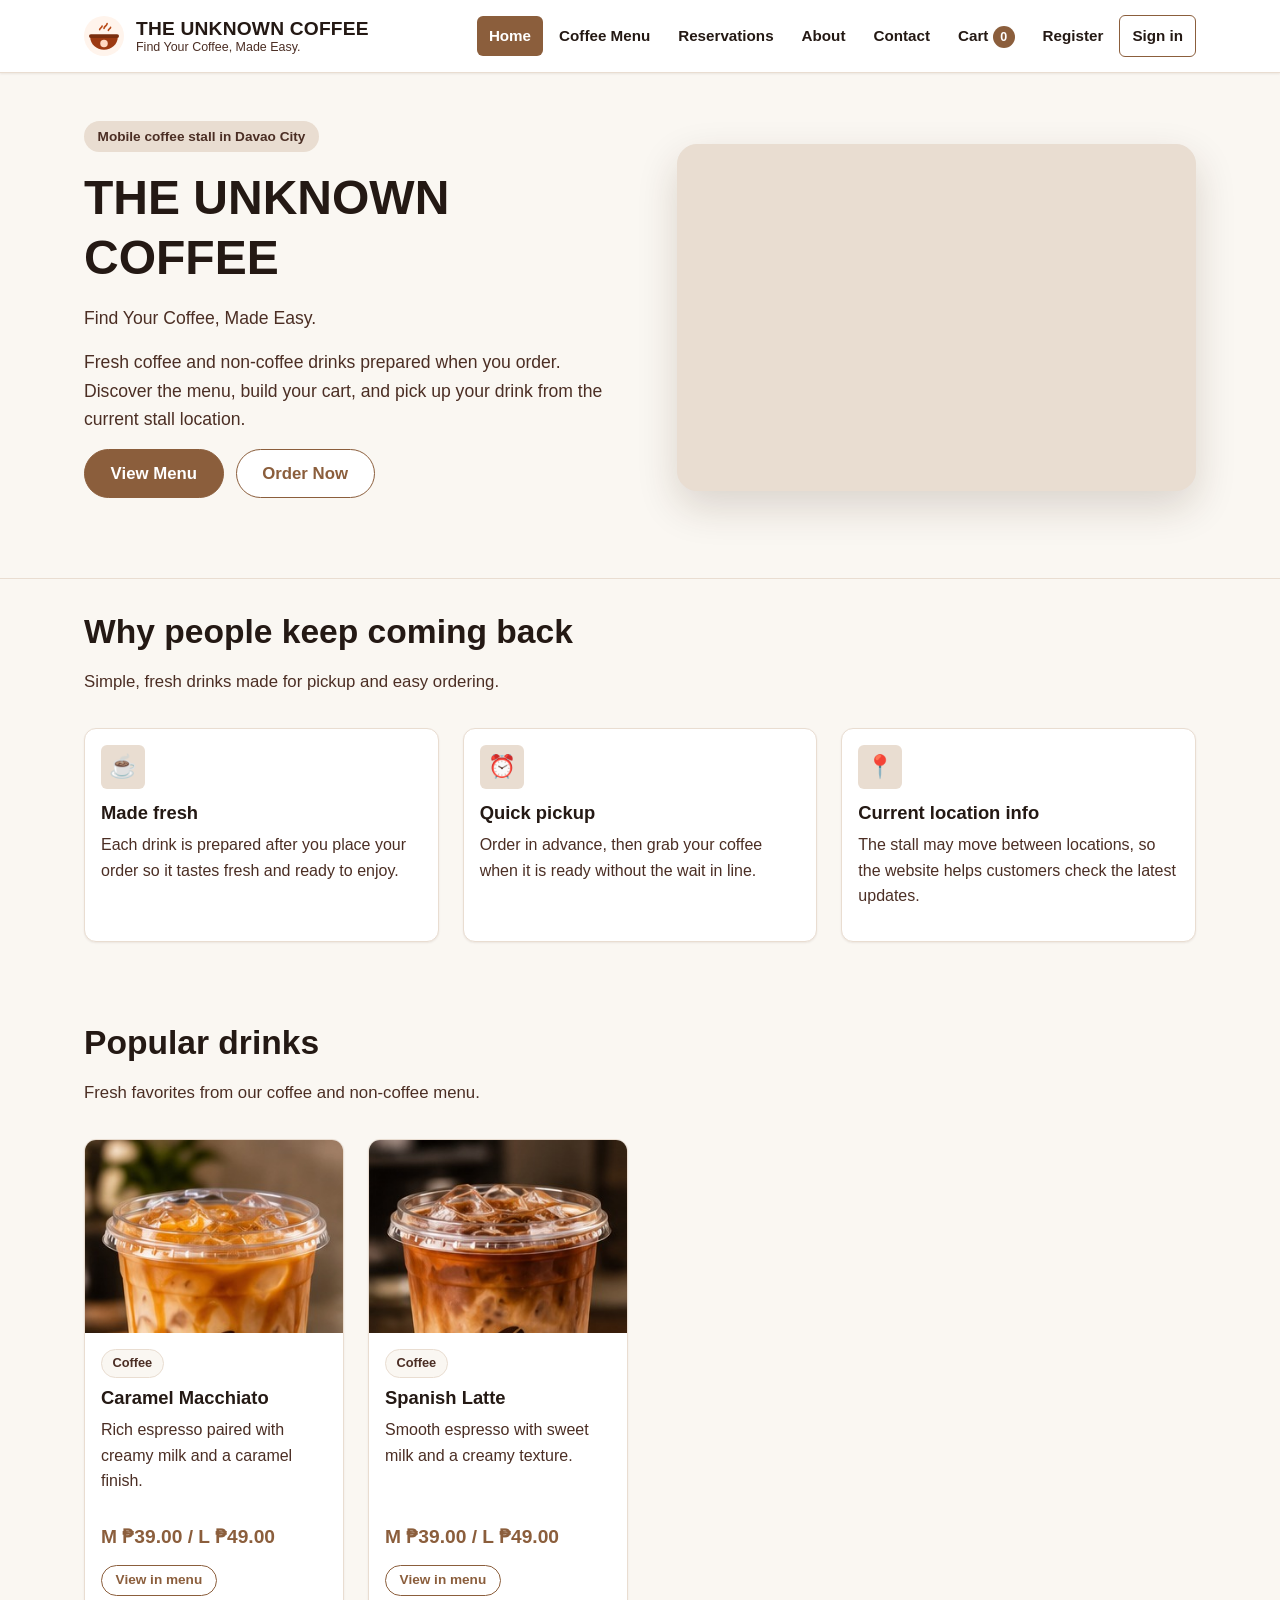
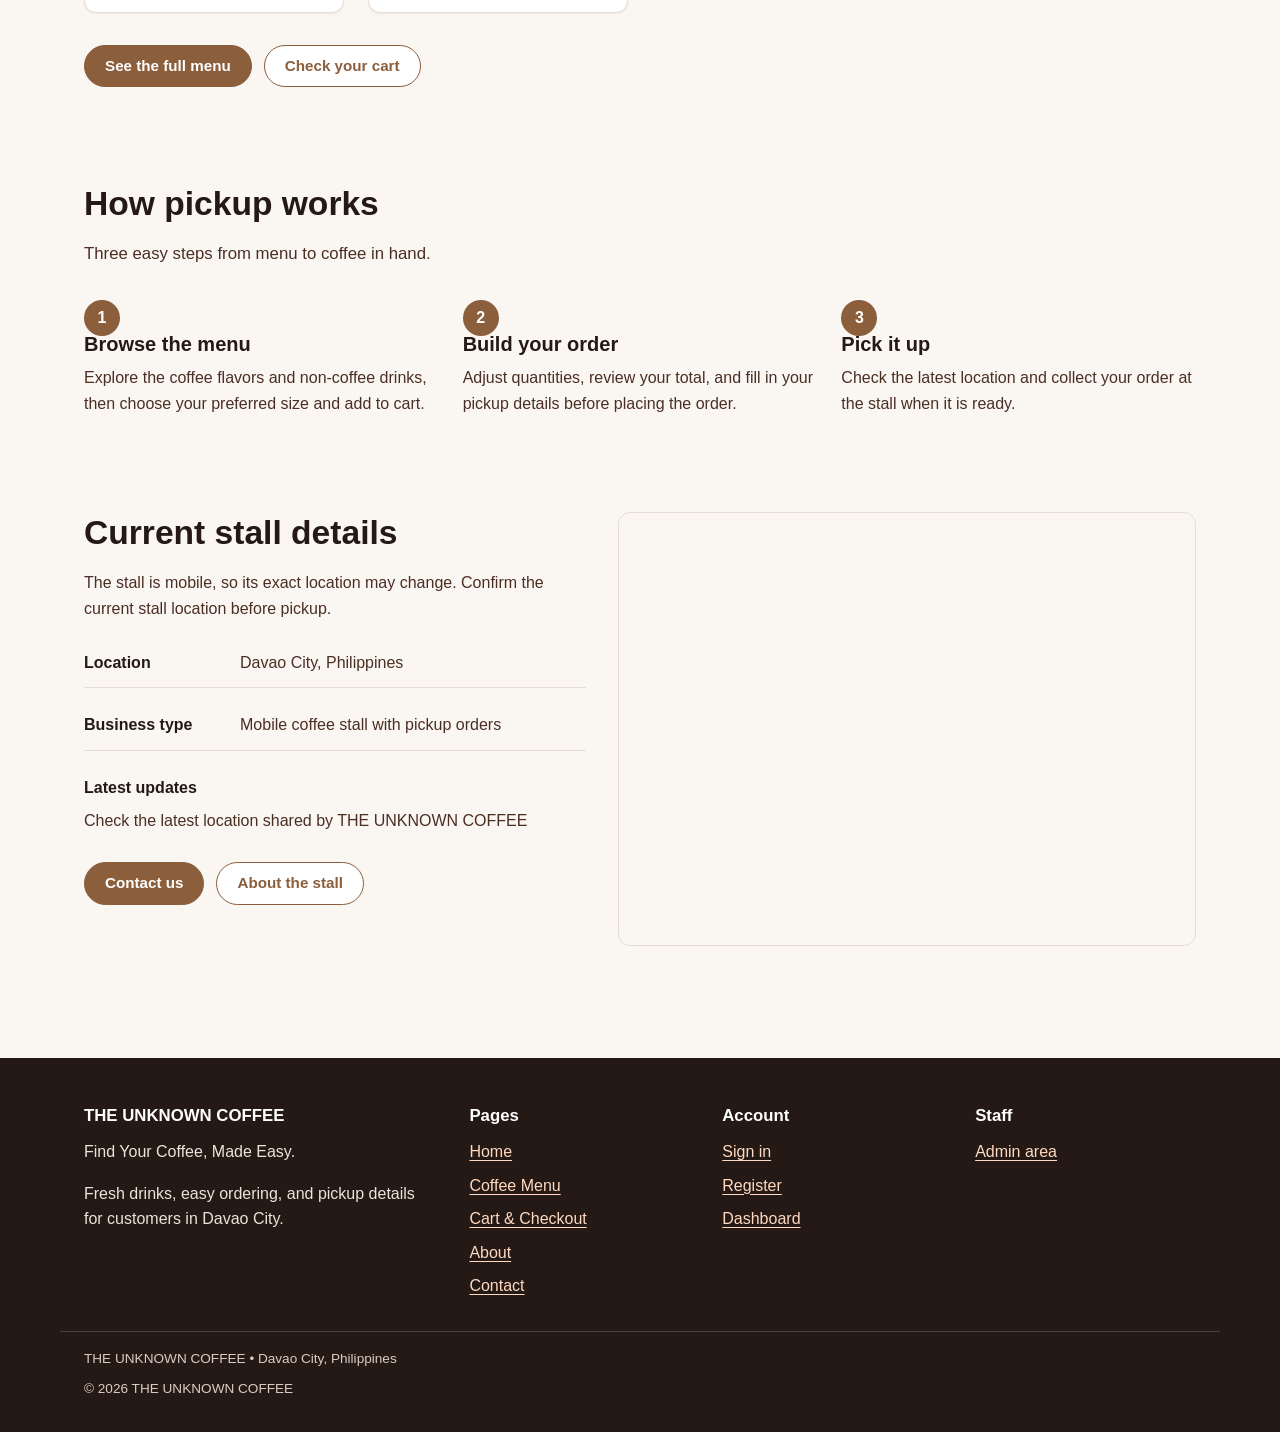
<file: index.html>
<!DOCTYPE html>
<html lang="en">
<head>
  <meta charset="utf-8">
  <meta name="viewport" content="width=device-width, initial-scale=1">
  <title>THE UNKNOWN COFFEE — Find Your Coffee, Made Easy.</title>
  <meta name="description" content="THE UNKNOWN COFFEE — a mobile coffee stall in Davao City. Browse the menu, build your cart and place an order.">
  <link rel="icon" href="assets/img/favicon.svg" type="image/svg+xml">
  <link rel="stylesheet" href="assets/css/style.css">
</head>
<body>
  <a class="skip-link" href="#main">Skip to main content</a>

  <header class="site-header">
    <div class="container header-inner">
      <a class="brand" href="index.html">
        <img class="brand-mark" src="assets/img/favicon.svg" alt="" width="40" height="40">
        <span class="brand-text">
          <strong>THE UNKNOWN COFFEE</strong>
          <small>Find Your Coffee, Made Easy.</small>
        </span>
      </a>

      <button class="nav-toggle" id="nav-toggle" type="button" aria-expanded="false" aria-controls="primary-nav">
        <span class="nav-toggle-bar" aria-hidden="true"></span>
        <span class="nav-toggle-label visually-hidden">Open main menu</span>
      </button>

      <nav class="primary-nav" id="primary-nav" aria-label="Main navigation">
        <ul>
          <li><a href="index.html">Home</a></li>
          <li><a href="menu.html">Coffee Menu</a></li>
          <li><a href="reservations.html">Reservations</a></li>
          <li><a href="about.html">About</a></li>
          <li><a href="contact.html">Contact</a></li>
          <li>
            <a href="cart.html" class="nav-cart">
              Cart <span class="cart-badge" data-cart-count>0</span>
            </a>
          </li>
          <li data-register-nav><a href="register.html">Register</a></li>
          <li data-account-nav><a href="login.html" class="nav-account" data-account-link>Sign in</a></li>
          <li data-sign-out-nav hidden><button class="btn btn-ghost btn-sm" type="button" data-sign-out>Sign out</button></li>
        </ul>
      </nav>
    </div>
  </header>

  <main id="main">
    <section class="hero">
      <div class="container hero-grid">
        <div>
          <span class="hero-eyebrow">Mobile coffee stall in Davao City</span>
          <h1>THE UNKNOWN COFFEE</h1>
          <p class="hero-lead">Find Your Coffee, Made Easy.</p>
          <p class="hero-lead">
            Fresh coffee and non-coffee drinks prepared when you order.
            Discover the menu, build your cart, and pick up your drink from the current stall location.
          </p>
          <div class="button-row">
            <a class="btn btn-primary btn-lg" href="menu.html">View Menu</a>
            <a class="btn btn-outline btn-lg" href="cart.html">Order Now</a>
          </div>
        </div>

        <div class="hero-media">
          <img
            src="assets/img/IMG_20261023_155423_323.jpg"
            alt="THE UNKNOWN COFFEE mobile cart"
            width="800" height="533" decoding="async"
            data-fallback-text="THE UNKNOWN COFFEE cart">
          <div class="card-fallback" hidden>
            <span data-fallback-label>THE UNKNOWN COFFEE cart</span>
          </div>
        </div>
      </div>
    </section>

    <section class="section-tight" aria-labelledby="why-heading">
      <div class="container">
        <div class="section-head">
          <h2 id="why-heading">Why people keep coming back</h2>
          <p>Simple, fresh drinks made for pickup and easy ordering.</p>
        </div>

        <div class="grid-3">
          <article class="card">
            <div class="card-body">
              <span class="feature-icon" aria-hidden="true">&#9749;</span>
              <h3 class="card-title">Made fresh</h3>
              <p class="card-text">
                Each drink is prepared after you place your order so it tastes fresh and ready to enjoy.
              </p>
            </div>
          </article>

          <article class="card">
            <div class="card-body">
              <span class="feature-icon" aria-hidden="true">&#9200;</span>
              <h3 class="card-title">Quick pickup</h3>
              <p class="card-text">
                Order in advance, then grab your coffee when it is ready without the wait in line.
              </p>
            </div>
          </article>

          <article class="card">
            <div class="card-body">
              <span class="feature-icon" aria-hidden="true">&#128205;</span>
              <h3 class="card-title">Current location info</h3>
              <p class="card-text">
                The stall may move between locations, so the website helps customers check the latest updates.
              </p>
            </div>
          </article>
        </div>
      </div>
    </section>

    <section class="section section-tint" aria-labelledby="featured-heading">
      <div class="container">
        <div class="section-head">
          <h2 id="featured-heading">Popular drinks</h2>
          <p>Fresh favorites from our coffee and non-coffee menu.</p>
        </div>

        <div class="grid" id="featured-grid">
          <noscript>
            <p class="alert alert-info">
              JavaScript is turned off, so featured drinks cannot be shown here.
              Please open the <a href="menu.html">Coffee Menu</a> page for the full list.
            </p>
          </noscript>
        </div>

        <div class="button-row" style="margin-top: 2rem; margin-bottom: 0;">
          <a class="btn btn-primary" href="menu.html">See the full menu</a>
          <a class="btn btn-outline" href="cart.html">Check your cart</a>
        </div>
      </div>
    </section>

    <section class="section" id="how-it-works" aria-labelledby="how-heading">
      <div class="container">
        <div class="section-head">
          <h2 id="how-heading">How pickup works</h2>
          <p>Three easy steps from menu to coffee in hand.</p>
        </div>

        <ol class="steps">
          <li>
            <h3>Browse the menu</h3>
            <p class="text-muted mb-0">
              Explore the coffee flavors and non-coffee drinks, then choose your preferred size and add to cart.
            </p>
          </li>
          <li>
            <h3>Build your order</h3>
            <p class="text-muted mb-0">
              Adjust quantities, review your total, and fill in your pickup details before placing the order.
            </p>
          </li>
          <li>
            <h3>Pick it up</h3>
            <p class="text-muted mb-0">
              Check the latest location and collect your order at the stall when it is ready.
            </p>
          </li>
        </ol>
      </div>
    </section>

    <section class="section section-tint" aria-labelledby="visit-heading">
      <div class="container split-layout">
        <div>
          <h2 id="visit-heading">Current stall details</h2>
          <p class="text-muted">
            The stall is mobile, so its exact location may change. Confirm the current stall location before pickup.
          </p>
          <dl class="info-rows">
            <div class="info-row">
              <dt>Location</dt>
              <dd>Davao City, Philippines</dd>
            </div>
            <div class="info-row">
              <dt>Business type</dt>
              <dd>Mobile coffee stall with pickup orders</dd>
            </div>
            <div class="info-row">
              <dt>Latest updates</dt>
              <dd>Check the latest location shared by THE UNKNOWN COFFEE</dd>
            </div>
          </dl>
          <div class="button-row" style="margin-bottom: 0;">
            <a class="btn btn-primary" href="contact.html">Contact us</a>
            <a class="btn btn-outline" href="about.html">About the stall</a>
          </div>
        </div>

        <div class="media-block">
          <img
            src="assets/img/IMG_20261023_155423_323.jpg"
            alt="THE UNKNOWN COFFEE stall setup and menu board"
            width="640" height="533" loading="lazy" decoding="async"
            data-fallback-text="THE UNKNOWN COFFEE stall">
          <div class="card-fallback" hidden>
            <span data-fallback-label>THE UNKNOWN COFFEE stall</span>
          </div>
        </div>
      </div>
    </section>
  </main>

  <footer class="site-footer">
    <div class="container footer-grid">
      <div>
        <h2>THE UNKNOWN COFFEE</h2>
        <p>Find Your Coffee, Made Easy.</p>
        <p>Fresh drinks, easy ordering, and pickup details for customers in Davao City.</p>
      </div>

      <div>
        <h3>Pages</h3>
        <ul class="footer-list">
          <li><a href="index.html">Home</a></li>
          <li><a href="menu.html">Coffee Menu</a></li>
          <li><a href="cart.html">Cart &amp; Checkout</a></li>
          <li><a href="about.html">About</a></li>
          <li><a href="contact.html">Contact</a></li>
        </ul>
      </div>

      <div>
        <h3>Account</h3>
        <ul class="footer-list">
          <li><a href="login.html">Sign in</a></li>
          <li><a href="register.html">Register</a></li>
          <li><a href="dashboard.html">Dashboard</a></li>
        </ul>
      </div>

      <div>
        <h3>Staff</h3>
        <ul class="footer-list">
          <li><a href="admin.html">Admin area</a></li>
        </ul>
      </div>
    </div>

    <div class="container footer-bottom">
      <p>THE UNKNOWN COFFEE • Davao City, Philippines</p>
      <p>&copy; <span data-current-year>2026</span> THE UNKNOWN COFFEE</p>
    </div>
  </footer>

  <script src="assets/js/data.js"></script>
  <script src="assets/js/storage.js"></script>
  <script src="assets/js/ui.js"></script>
  <script src="assets/js/home.js"></script>
</body>
</html>
</file>
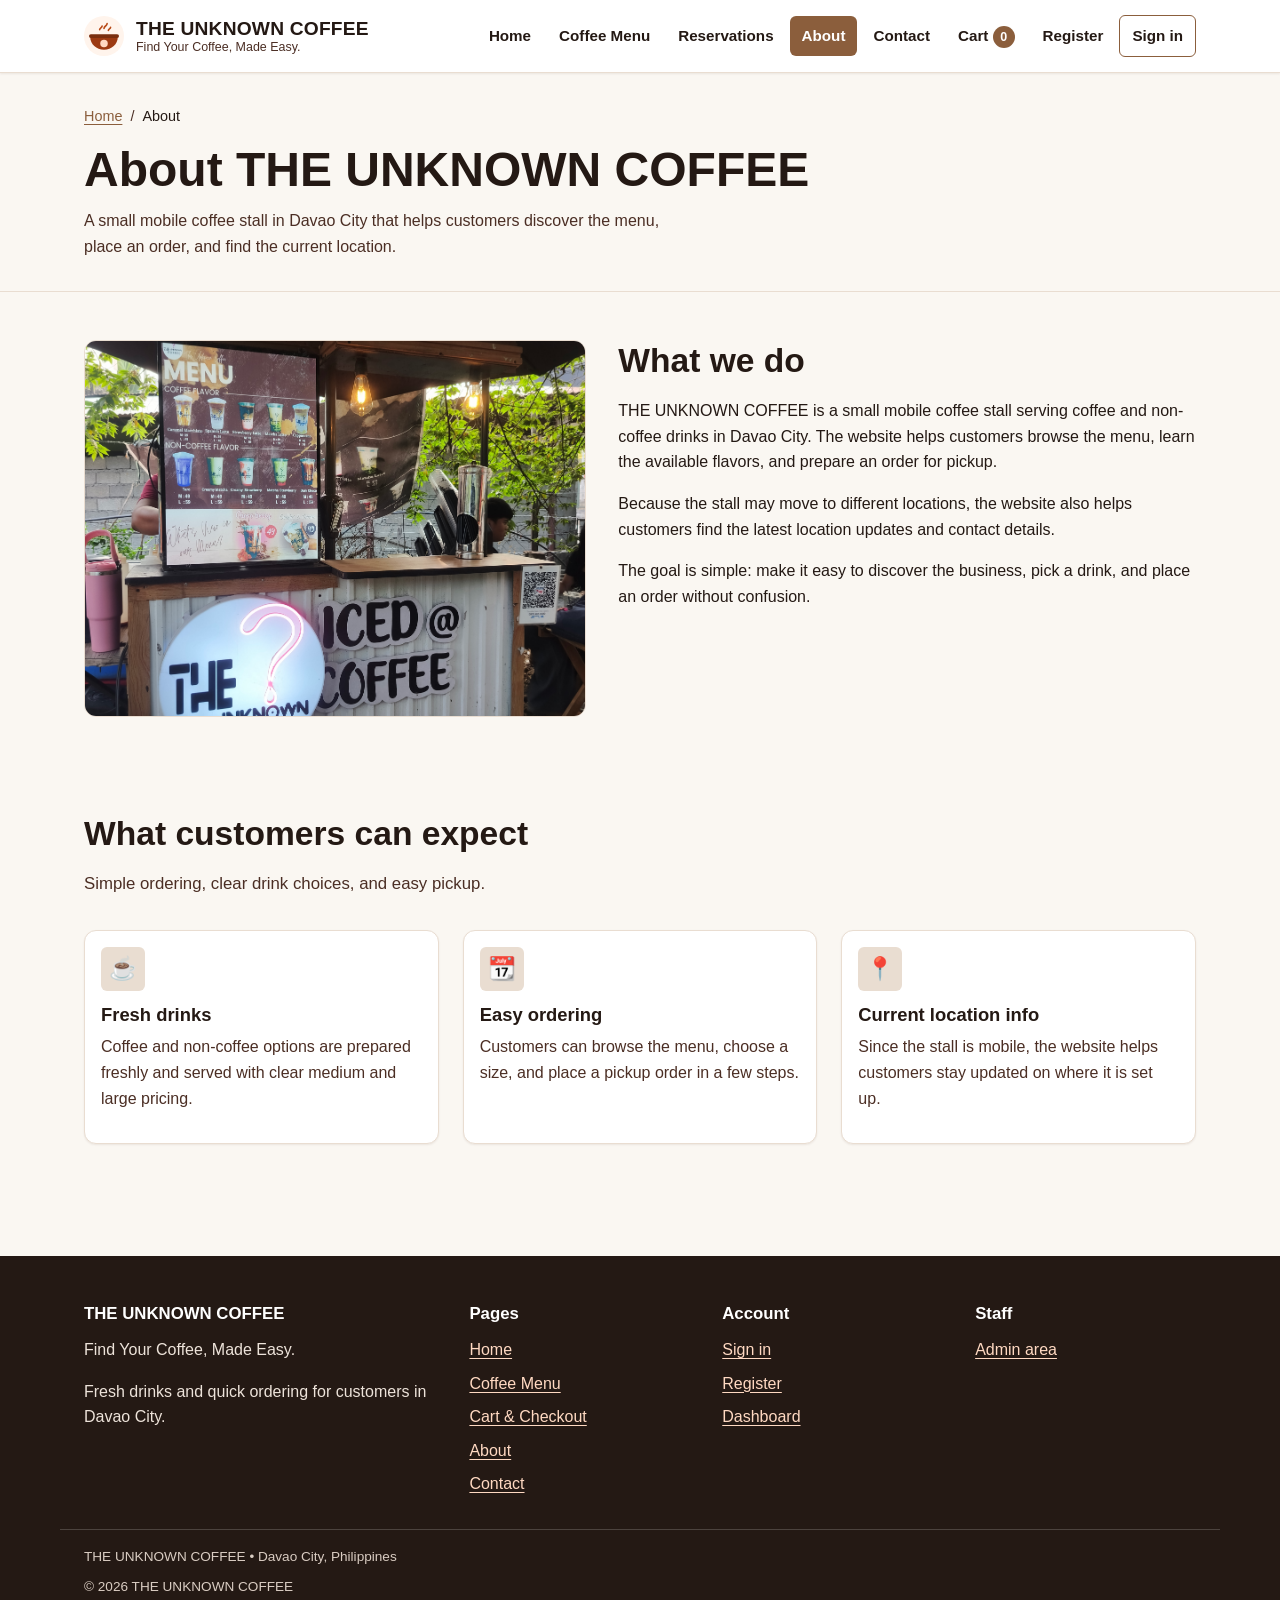
<file: about.html>
<!DOCTYPE html>
<html lang="en">
<head>
  <meta charset="utf-8">
  <meta name="viewport" content="width=device-width, initial-scale=1">
  <title>About — THE UNKNOWN COFFEE</title>
  <meta name="description" content="Learn about THE UNKNOWN COFFEE, a mobile coffee stall serving Davao City with easy pickup ordering.">
  <link rel="icon" href="assets/img/favicon.svg" type="image/svg+xml">
  <link rel="stylesheet" href="assets/css/style.css">
</head>
<body>
  <a class="skip-link" href="#main">Skip to main content</a>

  <header class="site-header">
    <div class="container header-inner">
      <a class="brand" href="index.html">
        <img class="brand-mark" src="assets/img/favicon.svg" alt="" width="40" height="40">
        <span class="brand-text">
          <strong>THE UNKNOWN COFFEE</strong>
          <small>Find Your Coffee, Made Easy.</small>
        </span>
      </a>

      <button class="nav-toggle" id="nav-toggle" type="button" aria-expanded="false" aria-controls="primary-nav">
        <span class="nav-toggle-bar" aria-hidden="true"></span>
        <span class="nav-toggle-label visually-hidden">Open main menu</span>
      </button>

      <nav class="primary-nav" id="primary-nav" aria-label="Main navigation">
        <ul>
          <li><a href="index.html">Home</a></li>
          <li><a href="menu.html">Coffee Menu</a></li>
          <li><a href="reservations.html">Reservations</a></li>
          <li><a href="about.html">About</a></li>
          <li><a href="contact.html">Contact</a></li>
          <li>
            <a href="cart.html" class="nav-cart">
              Cart <span class="cart-badge" data-cart-count>0</span>
            </a>
          </li>
          <li data-register-nav><a href="register.html">Register</a></li>
          <li data-account-nav><a href="login.html" class="nav-account" data-account-link>Sign in</a></li>
          <li data-sign-out-nav hidden><button class="btn btn-ghost btn-sm" type="button" data-sign-out>Sign out</button></li>
        </ul>
      </nav>
    </div>
  </header>

  <main id="main">
    <section class="page-head">
      <div class="container">
        <nav class="breadcrumb" aria-label="Breadcrumb">
          <ol>
            <li><a href="index.html">Home</a></li>
            <li aria-current="page">About</li>
          </ol>
        </nav>
        <h1>About THE UNKNOWN COFFEE</h1>
        <p>
          A small mobile coffee stall in Davao City that helps customers discover the menu, place an order, and find the current location.
        </p>
      </div>
    </section>

    <section class="section">
      <div class="container split-layout">
        <div class="media-block">
          <img
            src="assets/img/IMG_20261023_155423_323.jpg"
            alt="THE UNKNOWN COFFEE cart and menu display"
            width="640" height="640" loading="lazy" decoding="async"
            data-fallback-text="THE UNKNOWN COFFEE cart">
          <div class="card-fallback" hidden>
            <span data-fallback-label>THE UNKNOWN COFFEE cart</span>
          </div>
        </div>

        <div>
          <h2>What we do</h2>
          <p>
            THE UNKNOWN COFFEE is a small mobile coffee stall serving coffee and non-coffee drinks in Davao City. The website helps customers browse the menu, learn the available flavors, and prepare an order for pickup.
          </p>
          <p>
            Because the stall may move to different locations, the website also helps customers find the latest location updates and contact details.
          </p>
          <p>
            The goal is simple: make it easy to discover the business, pick a drink, and place an order without confusion.
          </p>
        </div>
      </div>
    </section>

    <section class="section section-tint" aria-labelledby="values-heading">
      <div class="container">
        <div class="section-head">
          <h2 id="values-heading">What customers can expect</h2>
          <p>Simple ordering, clear drink choices, and easy pickup.</p>
        </div>

        <div class="grid-3">
          <article class="card">
            <div class="card-body">
              <span class="feature-icon" aria-hidden="true">&#9749;</span>
              <h3 class="card-title">Fresh drinks</h3>
              <p class="card-text">
                Coffee and non-coffee options are prepared freshly and served with clear medium and large pricing.
              </p>
            </div>
          </article>

          <article class="card">
            <div class="card-body">
              <span class="feature-icon" aria-hidden="true">&#128198;</span>
              <h3 class="card-title">Easy ordering</h3>
              <p class="card-text">
                Customers can browse the menu, choose a size, and place a pickup order in a few steps.
              </p>
            </div>
          </article>

          <article class="card">
            <div class="card-body">
              <span class="feature-icon" aria-hidden="true">&#128205;</span>
              <h3 class="card-title">Current location info</h3>
              <p class="card-text">
                Since the stall is mobile, the website helps customers stay updated on where it is set up.
              </p>
            </div>
          </article>
        </div>
      </div>
    </section>
  </main>

  <footer class="site-footer">
    <div class="container footer-grid">
      <div>
        <h2>THE UNKNOWN COFFEE</h2>
        <p>Find Your Coffee, Made Easy.</p>
        <p>Fresh drinks and quick ordering for customers in Davao City.</p>
      </div>

      <div>
        <h3>Pages</h3>
        <ul class="footer-list">
          <li><a href="index.html">Home</a></li>
          <li><a href="menu.html">Coffee Menu</a></li>
          <li><a href="cart.html">Cart &amp; Checkout</a></li>
          <li><a href="about.html">About</a></li>
          <li><a href="contact.html">Contact</a></li>
        </ul>
      </div>

      <div>
        <h3>Account</h3>
        <ul class="footer-list">
          <li><a href="login.html">Sign in</a></li>
          <li><a href="register.html">Register</a></li>
          <li><a href="dashboard.html">Dashboard</a></li>
        </ul>
      </div>

      <div>
        <h3>Staff</h3>
        <ul class="footer-list">
          <li><a href="admin.html">Admin area</a></li>
        </ul>
      </div>
    </div>

    <div class="container footer-bottom">
      <p>THE UNKNOWN COFFEE • Davao City, Philippines</p>
      <p>&copy; <span data-current-year>2026</span> THE UNKNOWN COFFEE</p>
    </div>
  </footer>

  <script src="assets/js/data.js"></script>
  <script src="assets/js/storage.js"></script>
  <script src="assets/js/ui.js"></script>
</body>
</html>
</file>
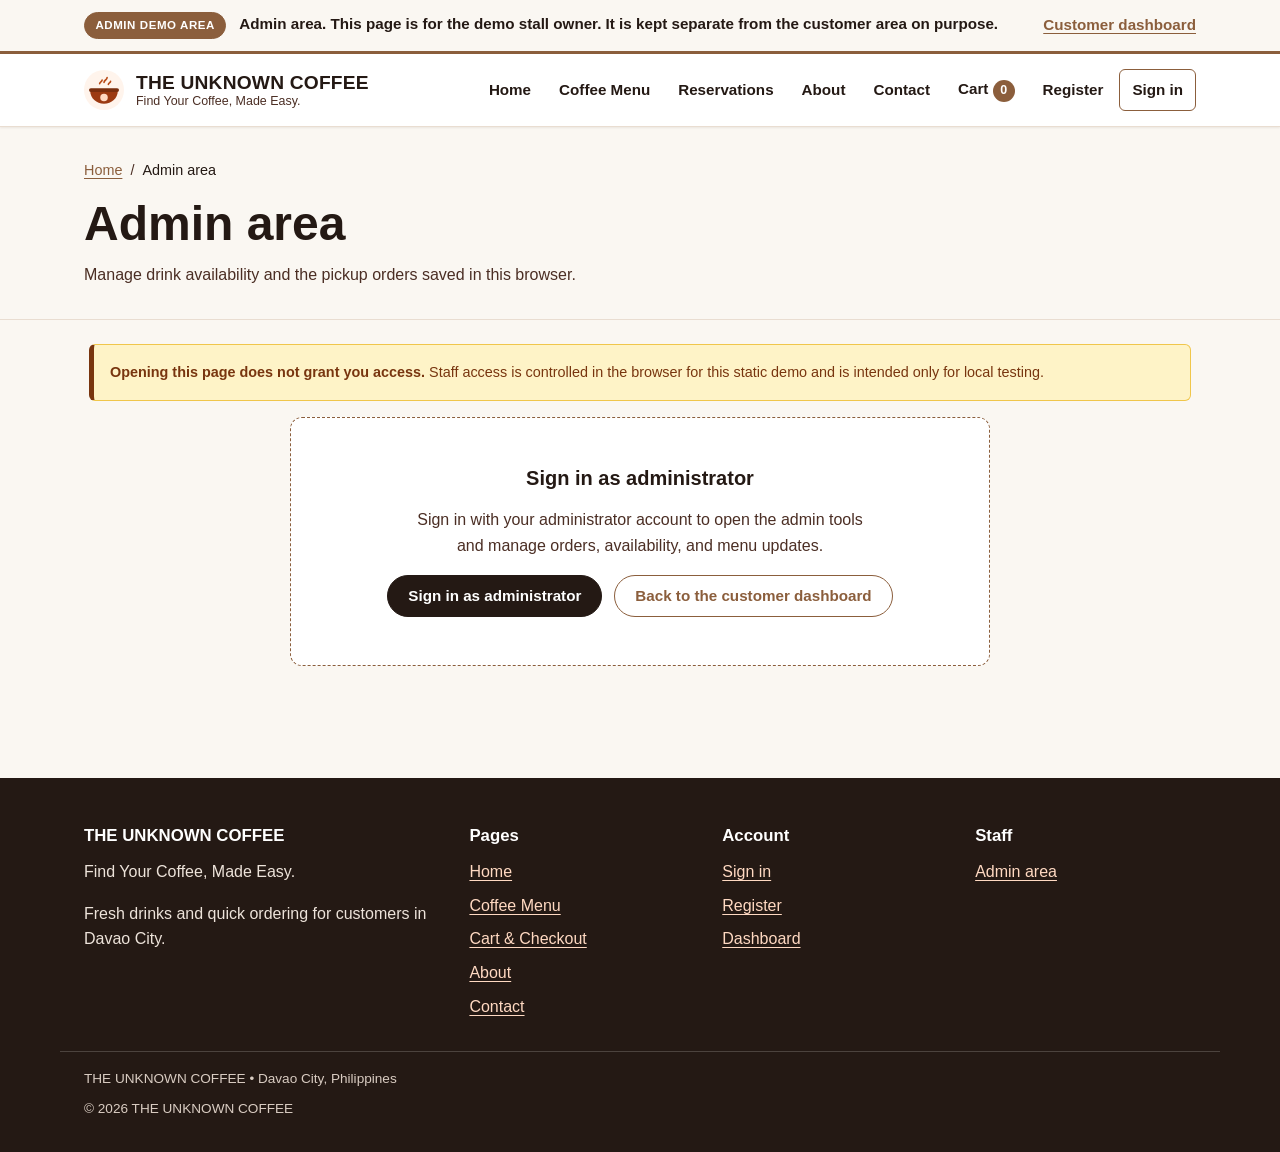
<file: admin.html>
<!DOCTYPE html>
<html lang="en">
<head>
  <meta charset="utf-8">
  <meta name="viewport" content="width=device-width, initial-scale=1">
  <title>Admin Area — THE UNKNOWN COFFEE</title>
  <meta name="description" content="Administrator area for THE UNKNOWN COFFEE: manage menu items, availability and orders.">
  <link rel="icon" href="assets/img/favicon.svg" type="image/svg+xml">
  <link rel="stylesheet" href="assets/css/style.css">
</head>
<body>
  <a class="skip-link" href="#main">Skip to main content</a>

  <div class="admin-banner">
    <div class="container">
      <span>
        <span class="badge badge-admin">ADMIN DEMO AREA</span>
        <strong>Admin area.</strong>
        This page is for the demo stall owner. It is kept separate from the
        customer area on purpose.
      </span>
      <span><a href="dashboard.html">Customer dashboard</a></span>
    </div>
  </div>

  <header class="site-header">
    <div class="container header-inner">
      <a class="brand" href="index.html">
        <img class="brand-mark" src="assets/img/favicon.svg" alt="" width="40" height="40">
        <span class="brand-text">
          <strong>THE UNKNOWN COFFEE</strong>
          <small>Find Your Coffee, Made Easy.</small>
        </span>
      </a>

      <button class="nav-toggle" id="nav-toggle" type="button" aria-expanded="false" aria-controls="primary-nav">
        <span class="nav-toggle-bar" aria-hidden="true"></span>
        <span class="nav-toggle-label visually-hidden">Open main menu</span>
      </button>

      <nav class="primary-nav" id="primary-nav" aria-label="Main navigation">
        <ul>
          <li><a href="index.html">Home</a></li>
          <li><a href="menu.html">Coffee Menu</a></li>
          <li><a href="reservations.html">Reservations</a></li>
          <li><a href="about.html">About</a></li>
          <li><a href="contact.html">Contact</a></li>
          <li>
            <a href="cart.html" class="nav-cart">
              Cart <span class="cart-badge" data-cart-count>0</span>
            </a>
          </li>
          <li data-register-nav><a href="register.html">Register</a></li>
          <li data-account-nav>
            <a href="login.html" class="nav-account" data-account-link>Sign in</a>
          </li>
          <li data-sign-out-nav hidden>
            <button class="btn btn-ghost btn-sm" type="button" data-sign-out>Sign out</button>
          </li>
        </ul>
      </nav>
    </div>
  </header>

  <main id="main">
    <section class="page-head">
      <div class="container">
        <nav class="breadcrumb" aria-label="Breadcrumb">
          <ol>
            <li><a href="index.html">Home</a></li>
            <li aria-current="page">Admin area</li>
          </ol>
        </nav>
        <h1>Admin area</h1>
        <p>Manage drink availability and the pickup orders saved in this browser.</p>
      </div>
    </section>

    <section class="section section-tight admin-section">
      <div class="container admin-shell">
        <div class="alert alert-warning admin-warning" id="admin-warning">
          <p>
            <strong>Opening this page does not grant you access.</strong>
            Staff access is controlled in the browser for this static demo and is intended only for local testing.
          </p>
        </div>

        <!-- Shown when the visitor is not signed in as the demo administrator. -->
        <div id="admin-denied" class="empty-state">
          <h3>Sign in as administrator</h3>
          <p>
            Sign in with your administrator account to open the admin tools and manage orders, availability, and menu updates.
          </p>
          <div class="button-row">
            <a class="btn btn-admin" href="login.html">Sign in as administrator</a>
            <a class="btn btn-outline" href="dashboard.html">Back to the customer dashboard</a>
          </div>
        </div>

        <!-- Shown when the demo administrator session is active. -->
        <div id="admin-content" class="admin-dashboard" hidden>
          <div class="alert alert-success" id="admin-status" role="status" aria-live="polite" hidden></div>

          <div class="admin-overview">
            <div>
              <h2>Store overview</h2>
              <p class="text-muted">Orders, menu availability, and customer enquiries saved in this browser.</p>
            </div>
            <div class="admin-stats" aria-label="Store summary">
              <article class="admin-stat">
                <span class="admin-stat-label">Orders</span>
                <strong id="admin-stat-orders">0</strong>
              </article>
              <article class="admin-stat">
                <span class="admin-stat-label">Active pickups</span>
                <strong id="admin-stat-active">0</strong>
              </article>
              <article class="admin-stat">
                <span class="admin-stat-label">Menu items</span>
                <strong id="admin-stat-menu">0</strong>
              </article>
              <article class="admin-stat">
                <span class="admin-stat-label">Available drinks</span>
                <strong id="admin-stat-available">0</strong>
              </article>
            </div>
          </div>

          <section class="admin-panel" aria-labelledby="admin-orders-title">
            <h2 id="admin-orders-title">Pickup orders</h2>
            <p class="text-muted">Update an order status to keep the customer dashboard in sync.</p>

            <div class="table-wrap">
              <table class="data-table" id="admin-orders-table">
                <caption>All orders, newest first</caption>
                <thead>
                  <tr>
                    <th scope="col">Order</th>
                    <th scope="col">Placed</th>
                    <th scope="col">Customer</th>
                    <th scope="col">Items</th>
                    <th scope="col">Total</th>
                    <th scope="col">Status</th>
                  </tr>
                </thead>
                <tbody></tbody>
              </table>
            </div>
            <p class="text-muted">
              <span class="badge badge-category" id="order-count">0</span>
              order(s) on this device.
            </p>
          </section>

          <section class="admin-panel" aria-labelledby="admin-reservations-title">
            <div class="reservation-admin-heading">
              <div>
                <h2 id="admin-reservations-title">Reservations</h2>
                <p class="text-muted">Review requests and keep each seating area's table availability up to date.</p>
              </div>
              <span class="badge badge-category"><span id="admin-reservation-count">0</span> total</span>
            </div>
            <div id="admin-reservation-inventory" class="reservation-inventory" aria-label="Table inventory by seating area"></div>
            <div id="admin-reservations" class="reservation-admin-list"></div>
          </section>

          <section class="admin-panel" aria-labelledby="admin-menu-title">
            <h2 id="admin-menu-title">Menu management</h2>
            <p class="text-muted">
              Add a drink, edit its details, mark it unavailable, or remove it from the menu. Changes apply to the coffee menu page straight away.
            </p>

          <div class="admin-menu-layout">
            <div>
              <div class="table-wrap">
                <table class="data-table" id="admin-menu-table">
                  <caption>Menu items</caption>
                  <thead>
                    <tr>
                      <th scope="col">Drink</th>
                      <th scope="col">Category</th>
                      <th scope="col">Medium / Large</th>
                      <th scope="col">Availability</th>
                      <th scope="col">Actions</th>
                    </tr>
                  </thead>
                  <tbody></tbody>
                </table>
              </div>
              <p class="text-muted">
                <span class="badge badge-category" id="menu-item-count">0</span>
                drink(s) on the menu.
              </p>
            </div>

            <div>
              <div class="form-card">
                <h2 id="menu-form-title">Add a menu item</h2>
                <p class="text-muted">All fields are required.</p>

                <form id="menu-form" novalidate>
                  <div class="form-grid">
                    <div class="field">
                      <label for="menu-item-name">Drink name <span class="required" aria-hidden="true">*</span></label>
                      <input
                        type="text" id="menu-item-name" name="name"
                        maxlength="80" required
                        aria-describedby="menu-item-name-error">
                      <p class="field-error" id="menu-item-name-error" hidden></p>
                    </div>

                    <div class="field">
                      <label for="menu-item-description">Description <span class="required" aria-hidden="true">*</span></label>
                      <textarea
                        id="menu-item-description" name="description"
                        rows="3" maxlength="400" required
                        aria-describedby="menu-item-description-error"></textarea>
                      <p class="field-error" id="menu-item-description-error" hidden></p>
                    </div>

                    <div class="field">
                      <label for="menu-item-price-medium">Medium price (₱) <span class="required" aria-hidden="true">*</span></label>
                      <input
                        type="number" id="menu-item-price-medium" name="priceMedium"
                        min="0" max="100000" step="1" required
                        aria-describedby="menu-item-price-medium-error">
                      <p class="field-error" id="menu-item-price-medium-error" hidden></p>
                    </div>

                    <div class="field">
                      <label for="menu-item-price-large">Large price (₱) <span class="required" aria-hidden="true">*</span></label>
                      <input
                        type="number" id="menu-item-price-large" name="priceLarge"
                        min="0" max="100000" step="1" required
                        aria-describedby="menu-item-price-large-error">
                      <p class="field-error" id="menu-item-price-large-error" hidden></p>
                    </div>

                    <div class="field">
                      <label for="menu-item-category">Category <span class="required" aria-hidden="true">*</span></label>
                      <select id="menu-item-category" name="category" required aria-describedby="menu-item-category-error">
                        <option value="">Choose a category</option>
                        <option value="coffee">Coffee</option>
                        <option value="non-coffee">Non-Coffee</option>
                      </select>
                      <p class="field-error" id="menu-item-category-error" hidden></p>
                    </div>

                    <div class="field">
                      <label for="menu-item-image">Photo URL <span class="required" aria-hidden="true">*</span></label>
                      <input
                        type="url" id="menu-item-image" name="image"
                        maxlength="500" required
                        aria-describedby="menu-item-image-hint menu-item-image-error">
                      <p class="field-hint" id="menu-item-image-hint">
                        Use an https:// link to a photo you have the right to use.
                      </p>
                      <p class="field-error" id="menu-item-image-error" hidden></p>
                    </div>

                    <div class="checkbox-row">
                      <input type="checkbox" id="menu-item-available" name="available" checked>
                      <label for="menu-item-available">Available to order right now</label>
                    </div>

                    <div class="button-row">
                      <button class="btn btn-admin" type="submit" id="menu-form-submit">Add item</button>
                      <button class="btn btn-outline" type="button" id="menu-form-cancel" hidden>Cancel edit</button>
                    </div>
                  </div>
                </form>
              </div>
            </div>
          </div>
          </section>

          <section class="admin-panel" aria-labelledby="admin-messages-title">
            <h2 id="admin-messages-title">Customer messages</h2>
            <p class="text-muted">
              Enquiries sent through the contact form on this device.
            </p>
            <div id="admin-messages"></div>
          </section>
        </div>
      </div>
    </section>
  </main>

  <footer class="site-footer">
    <div class="container footer-grid">
      <div>
        <h2>THE UNKNOWN COFFEE</h2>
        <p>Find Your Coffee, Made Easy.</p>
        <p>Fresh drinks and quick ordering for customers in Davao City.</p>
      </div>

      <div>
        <h3>Pages</h3>
        <ul class="footer-list">
          <li><a href="index.html">Home</a></li>
          <li><a href="menu.html">Coffee Menu</a></li>
          <li><a href="cart.html">Cart &amp; Checkout</a></li>
          <li><a href="about.html">About</a></li>
          <li><a href="contact.html">Contact</a></li>
        </ul>
      </div>

      <div>
        <h3>Account</h3>
        <ul class="footer-list">
          <li><a href="login.html">Sign in</a></li>
          <li><a href="register.html">Register</a></li>
          <li><a href="dashboard.html">Dashboard</a></li>
        </ul>
      </div>

      <div>
        <h3>Staff</h3>
        <ul class="footer-list">
          <li><a href="admin.html">Admin area</a></li>
        </ul>
      </div>
    </div>

    <div class="container footer-bottom">
      <p>THE UNKNOWN COFFEE • Davao City, Philippines</p>
      <p>&copy; <span data-current-year>2026</span> THE UNKNOWN COFFEE</p>
    </div>
  </footer>

  <script src="assets/js/data.js"></script>
  <script src="assets/js/storage.js"></script>
  <script src="assets/js/ui.js"></script>
  <script src="assets/js/validate.js"></script>
  <script src="assets/js/auth.js"></script>
  <script src="assets/js/orders.js"></script>
  <script src="assets/js/reservations.js"></script>
  <script src="assets/js/admin.js"></script>
</body>
</html>
</file>
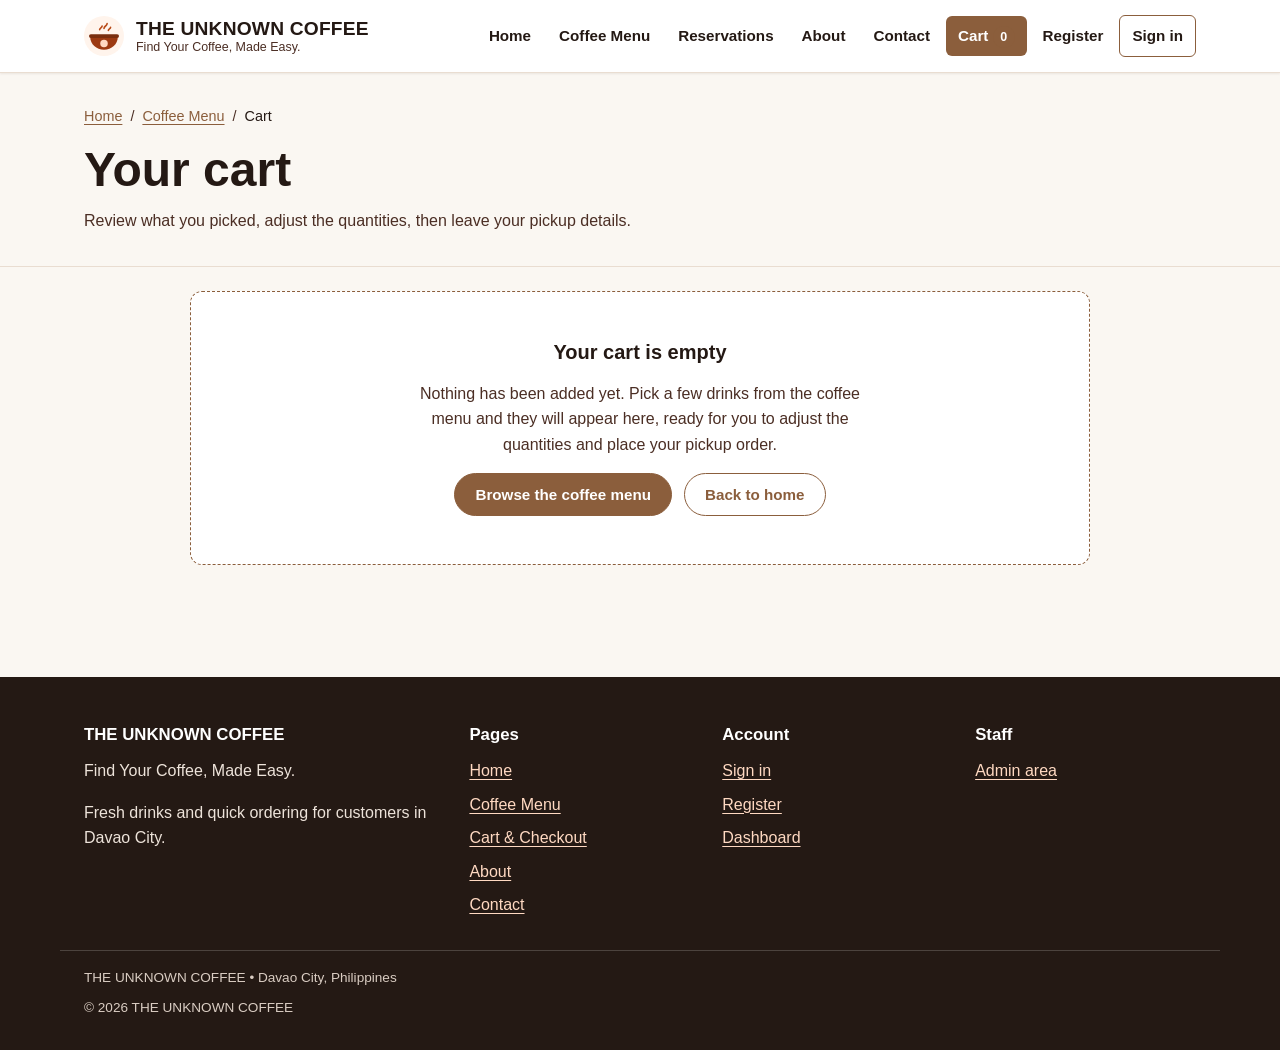
<file: cart.html>
<!DOCTYPE html>
<html lang="en">
<head>
  <meta charset="utf-8">
  <meta name="viewport" content="width=device-width, initial-scale=1">
  <title>Cart &amp; Pickup — THE UNKNOWN COFFEE</title>
  <meta name="description" content="Review your THE UNKNOWN COFFEE cart and place a pickup order.">
  <link rel="icon" href="assets/img/favicon.svg" type="image/svg+xml">
  <link rel="stylesheet" href="assets/css/style.css">
</head>
<body>
  <a class="skip-link" href="#main">Skip to main content</a>

  <header class="site-header">
    <div class="container header-inner">
      <a class="brand" href="index.html">
        <img class="brand-mark" src="assets/img/favicon.svg" alt="" width="40" height="40">
        <span class="brand-text">
          <strong>THE UNKNOWN COFFEE</strong>
          <small>Find Your Coffee, Made Easy.</small>
        </span>
      </a>

      <button class="nav-toggle" id="nav-toggle" type="button" aria-expanded="false" aria-controls="primary-nav">
        <span class="nav-toggle-bar" aria-hidden="true"></span>
        <span class="nav-toggle-label visually-hidden">Open main menu</span>
      </button>

      <nav class="primary-nav" id="primary-nav" aria-label="Main navigation">
        <ul>
          <li><a href="index.html">Home</a></li>
          <li><a href="menu.html">Coffee Menu</a></li>
          <li><a href="reservations.html">Reservations</a></li>
          <li><a href="about.html">About</a></li>
          <li><a href="contact.html">Contact</a></li>
          <li>
            <a href="cart.html" class="nav-cart">
              Cart <span class="cart-badge" data-cart-count>0</span>
            </a>
          </li>
          <li data-register-nav><a href="register.html">Register</a></li>
          <li data-account-nav><a href="login.html" class="nav-account" data-account-link>Sign in</a></li>
          <li data-sign-out-nav hidden><button class="btn btn-ghost btn-sm" type="button" data-sign-out>Sign out</button></li>
        </ul>
      </nav>
    </div>
  </header>

  <main id="main">
    <section class="page-head">
      <div class="container">
        <nav class="breadcrumb" aria-label="Breadcrumb">
          <ol>
            <li><a href="index.html">Home</a></li>
            <li><a href="menu.html">Coffee Menu</a></li>
            <li aria-current="page">Cart</li>
          </ol>
        </nav>
        <h1>Your cart</h1>
        <p>Review what you picked, adjust the quantities, then leave your pickup details.</p>
      </div>
    </section>

    <section class="section cart-page-section">
      <div class="container cart-page-container">

        <div class="alert alert-success" id="cart-status" role="status" aria-live="polite" hidden></div>

        <div class="order-success" id="order-success" hidden></div>

        <div class="empty-state" id="cart-empty">
          <h3>Your cart is empty</h3>
          <p>
            Nothing has been added yet. Pick a few drinks from the coffee menu and
            they will appear here, ready for you to adjust the quantities and place your pickup order.
          </p>
          <div class="button-row">
            <a class="btn btn-primary" href="menu.html">Browse the coffee menu</a>
            <a class="btn btn-outline" href="index.html">Back to home</a>
          </div>
        </div>

        <div class="cart-layout" id="cart-checkout" hidden>
          <section class="cart-items-card" aria-labelledby="cart-items-heading">
            <h2 id="cart-items-heading">Your items</h2>
            <div id="cart-lines"></div>
            <div class="cart-items-footer">
              <div class="cart-order-summary">
                <h3>Order summary</h3>
                <div class="cart-summary" id="cart-summary" hidden></div>
              </div>
              <button class="link-button" type="button" id="clear-cart">Empty the whole cart</button>
            </div>
          </section>

          <section class="form-card cart-pickup-card" aria-labelledby="cart-pickup-heading">
              <h2 id="cart-pickup-heading">Pickup details</h2>
              <p class="text-muted">
                Tell us who will collect the drinks and your preferred pickup time.
                The mobile stall location can change, so confirm its current location before pickup.
              </p>

              <form id="order-form" novalidate>
                <div class="form-grid">
                  <div class="field">
                    <label for="order-name">Your name <span class="required" aria-hidden="true">*</span></label>
                    <input
                      type="text" id="order-name" name="customerName"
                      autocomplete="name" maxlength="60" required
                      aria-describedby="order-name-error"
                      placeholder="e.g. Maria Santos">
                    <p class="field-error" id="order-name-error" hidden></p>
                  </div>

                  <div class="field">
                    <label for="order-email">Email address <span class="required" aria-hidden="true">*</span></label>
                    <input
                      type="email" id="order-email" name="contactEmail"
                      autocomplete="email" maxlength="120" required
                      aria-describedby="order-email-hint order-email-error"
                      placeholder="e.g. maria@example.com">
                    <p class="field-hint" id="order-email-hint">Used only to identify this order.</p>
                    <p class="field-error" id="order-email-error" hidden></p>
                  </div>

                  <div class="field">
                    <label for="order-phone">Phone number</label>
                    <input
                      type="tel" id="order-phone" name="phone"
                      autocomplete="tel" maxlength="20"
                      aria-describedby="order-phone-hint order-phone-error"
                      placeholder="e.g. 0917 555 0142">
                    <p class="field-hint" id="order-phone-hint">Optional. Only if you want the stall to call you.</p>
                    <p class="field-error" id="order-phone-error" hidden></p>
                  </div>

                  <div class="field">
                    <label for="order-pickup-time">Preferred pickup time <span class="required" aria-hidden="true">*</span></label>
                    <select id="order-pickup-time" name="pickupTime" required aria-describedby="order-time-error">
                      <option value="">Please choose a pickup time</option>
                      <option value="As soon as possible">As soon as possible</option>
                      <option value="In about 30 minutes">In about 30 minutes</option>
                      <option value="In about 1 hour">In about 1 hour</option>
                      <option value="In about 2 hours">In about 2 hours</option>
                      <option value="Later today">Later today</option>
                    </select>
                    <p class="field-error" id="order-time-error" hidden></p>
                  </div>

                  <div class="field">
                    <label for="order-note">Order Note (Optional)</label>
                    <textarea
                      id="order-note" name="pickupNote"
                      maxlength="400"
                      aria-describedby="order-note-hint order-note-error"
                      placeholder="e.g., less ice or less sugar, if available"></textarea>
                    <p class="field-hint" id="order-note-hint">Add any special requests for your drink.</p>
                    <p class="field-error" id="order-note-error" hidden></p>
                  </div>

                  <div class="button-row">
                    <button class="btn btn-primary btn-lg btn-block" type="submit">Place pickup order</button>
                  </div>

                  <p class="field-hint mb-0">
                    Submitting places a demonstration order in this browser only.
                    Nothing is charged and no email is sent.
                  </p>
                </div>
              </form>
          </section>
        </div>
      </div>
    </section>
  </main>

  <footer class="site-footer">
    <div class="container footer-grid">
      <div>
        <h2>THE UNKNOWN COFFEE</h2>
        <p>Find Your Coffee, Made Easy.</p>
        <p>Fresh drinks and quick ordering for customers in Davao City.</p>
      </div>

      <div>
        <h3>Pages</h3>
        <ul class="footer-list">
          <li><a href="index.html">Home</a></li>
          <li><a href="menu.html">Coffee Menu</a></li>
          <li><a href="cart.html">Cart &amp; Checkout</a></li>
          <li><a href="about.html">About</a></li>
          <li><a href="contact.html">Contact</a></li>
        </ul>
      </div>

      <div>
        <h3>Account</h3>
        <ul class="footer-list">
          <li><a href="login.html">Sign in</a></li>
          <li><a href="register.html">Register</a></li>
          <li><a href="dashboard.html">Dashboard</a></li>
        </ul>
      </div>

      <div>
        <h3>Staff</h3>
        <ul class="footer-list">
          <li><a href="admin.html">Admin area</a></li>
        </ul>
      </div>
    </div>

    <div class="container footer-bottom">
      <p>THE UNKNOWN COFFEE • Davao City, Philippines</p>
      <p>&copy; <span data-current-year>2026</span> THE UNKNOWN COFFEE</p>
    </div>
  </footer>

  <script src="assets/js/data.js"></script>
  <script src="assets/js/storage.js"></script>
  <script src="assets/js/ui.js"></script>
  <script src="assets/js/validate.js"></script>
  <script src="assets/js/orders.js"></script>
  <script src="assets/js/cart.js"></script>
</body>
</html>
</file>
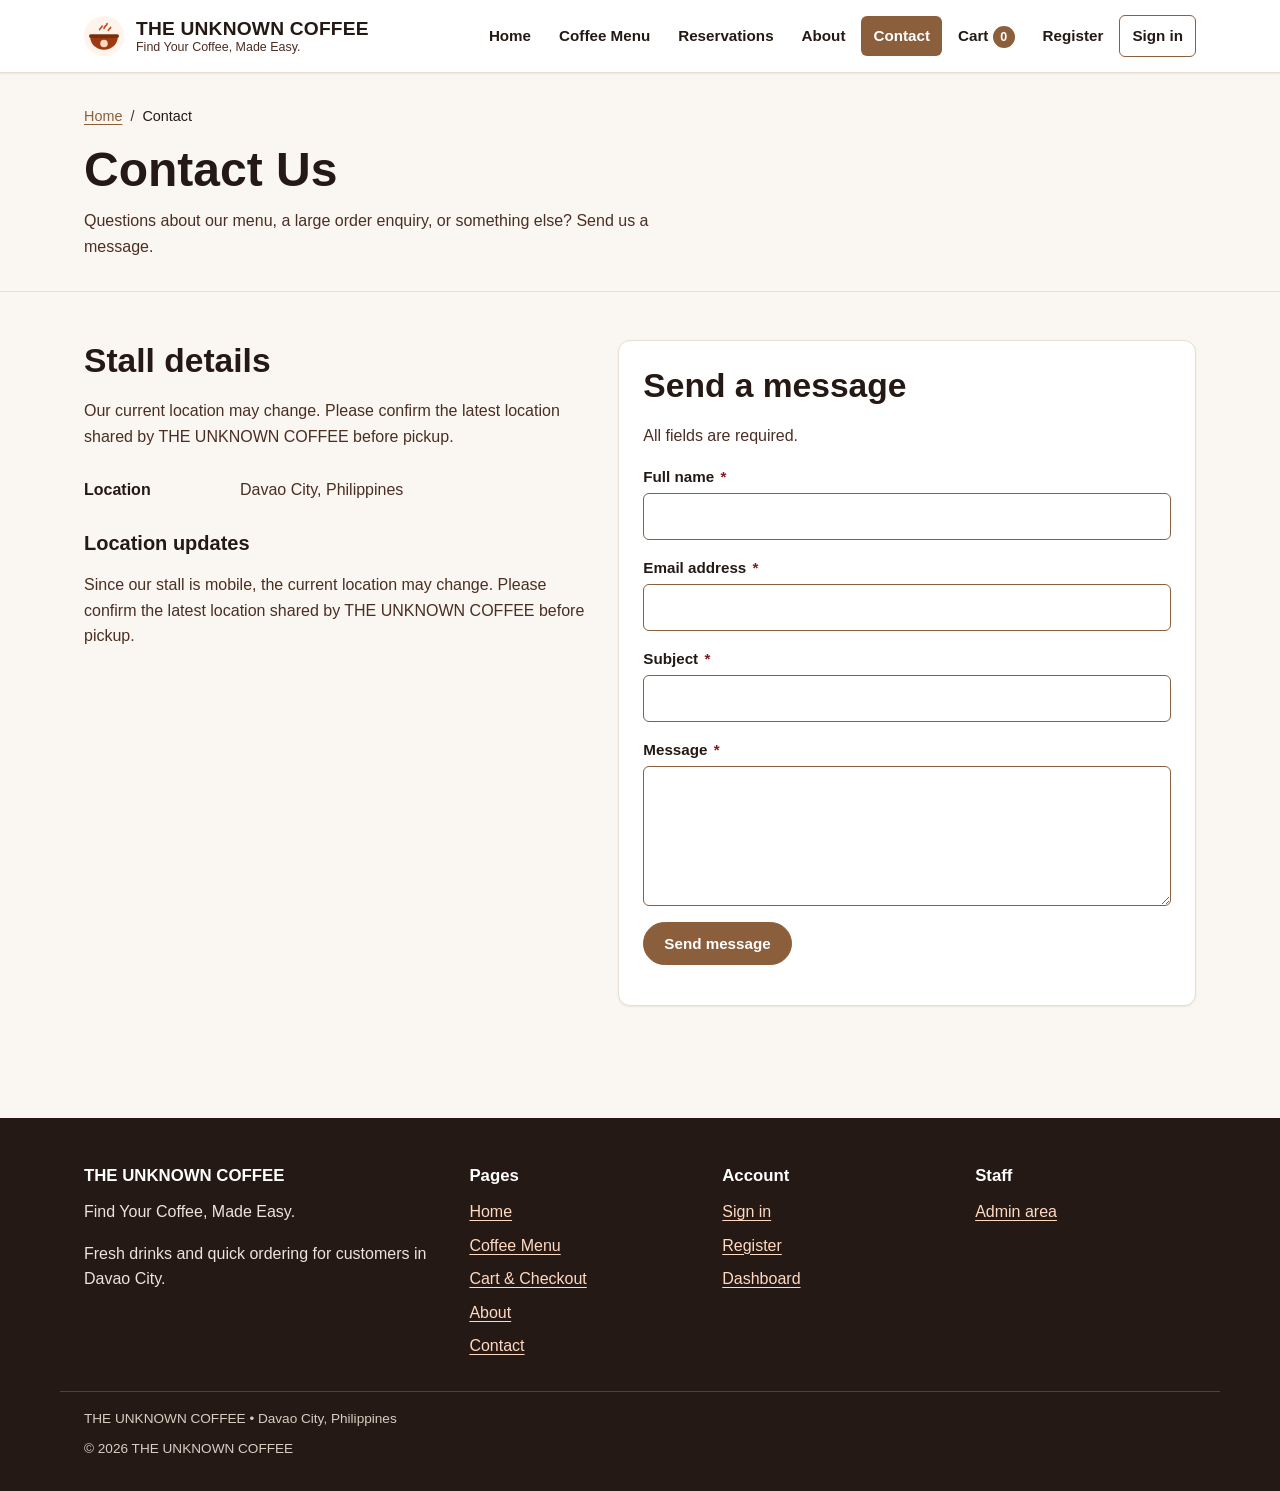
<file: contact.html>
<!DOCTYPE html>
<html lang="en">
<head>
  <meta charset="utf-8">
  <meta name="viewport" content="width=device-width, initial-scale=1">
  <title>Contact — THE UNKNOWN COFFEE</title>
  <meta name="description" content="Contact THE UNKNOWN COFFEE. The contact form is validated locally.">
  <link rel="icon" href="assets/img/favicon.svg" type="image/svg+xml">
  <link rel="stylesheet" href="assets/css/style.css">
</head>
<body>
  <a class="skip-link" href="#main">Skip to main content</a>

  <header class="site-header">
    <div class="container header-inner">
      <a class="brand" href="index.html">
        <img class="brand-mark" src="assets/img/favicon.svg" alt="" width="40" height="40">
        <span class="brand-text">
          <strong>THE UNKNOWN COFFEE</strong>
          <small>Find Your Coffee, Made Easy.</small>
        </span>
      </a>

      <button class="nav-toggle" id="nav-toggle" type="button" aria-expanded="false" aria-controls="primary-nav">
        <span class="nav-toggle-bar" aria-hidden="true"></span>
        <span class="nav-toggle-label visually-hidden">Open main menu</span>
      </button>

      <nav class="primary-nav" id="primary-nav" aria-label="Main navigation">
        <ul>
          <li><a href="index.html">Home</a></li>
          <li><a href="menu.html">Coffee Menu</a></li>
          <li><a href="reservations.html">Reservations</a></li>
          <li><a href="about.html">About</a></li>
          <li><a href="contact.html">Contact</a></li>
          <li>
            <a href="cart.html" class="nav-cart">
              Cart <span class="cart-badge" data-cart-count>0</span>
            </a>
          </li>
          <li data-register-nav><a href="register.html">Register</a></li>
          <li data-account-nav><a href="login.html" class="nav-account" data-account-link>Sign in</a></li>
          <li data-sign-out-nav hidden><button class="btn btn-ghost btn-sm" type="button" data-sign-out>Sign out</button></li>
        </ul>
      </nav>
    </div>
  </header>

  <main id="main">
    <section class="page-head">
      <div class="container">
        <nav class="breadcrumb" aria-label="Breadcrumb">
          <ol>
            <li><a href="index.html">Home</a></li>
            <li aria-current="page">Contact</li>
          </ol>
        </nav>
        <h1>Contact Us</h1>
        <p>
          Questions about our menu, a large order enquiry, or something else?
          Send us a message.
        </p>
      </div>
    </section>

    <section class="section">
      <div class="container split-layout">
        <div>
          <h2>Stall details</h2>
          <p class="text-muted">Our current location may change. Please confirm the latest location shared by THE UNKNOWN COFFEE before pickup.</p>

          <dl class="info-rows">
            <div class="info-row">
              <dt>Location</dt>
              <dd>Davao City, Philippines</dd>
            </div>
          </dl>

          <h3>Location updates</h3>
          <p class="text-muted">
            Since our stall is mobile, the current location may change. Please confirm the latest location shared by THE UNKNOWN COFFEE before pickup.
          </p>
        </div>

        <div>
          <div class="form-card">
            <h2>Send a message</h2>
            <p class="text-muted">All fields are required.</p>

            <div class="alert alert-success" id="contact-status" role="status" aria-live="polite" hidden></div>

            <form id="contact-form" novalidate>
              <div class="form-grid">
                <div class="field">
                  <label for="contact-name">Full name <span class="required" aria-hidden="true">*</span></label>
                  <input
                    type="text" id="contact-name" name="name"
                    autocomplete="name" maxlength="80" required
                    aria-describedby="contact-name-error">
                  <p class="field-error" id="contact-name-error" hidden></p>
                </div>

                <div class="field">
                  <label for="contact-email">Email address <span class="required" aria-hidden="true">*</span></label>
                  <input
                    type="email" id="contact-email" name="email"
                    autocomplete="email" maxlength="120" required
                    aria-describedby="contact-email-error">
                  <p class="field-error" id="contact-email-error" hidden></p>
                </div>

                <div class="field">
                  <label for="contact-subject">Subject <span class="required" aria-hidden="true">*</span></label>
                  <input
                    type="text" id="contact-subject" name="subject"
                    maxlength="60" required
                    aria-describedby="contact-subject-error">
                  <p class="field-error" id="contact-subject-error" hidden></p>
                </div>

                <div class="field">
                  <label for="contact-message">Message <span class="required" aria-hidden="true">*</span></label>
                  <textarea
                    id="contact-message" name="message"
                    rows="4" maxlength="1000" required
                    aria-describedby="contact-message-error"></textarea>
                  <p class="field-error" id="contact-message-error" hidden></p>
                </div>

                <div class="button-row">
                  <button class="btn btn-primary" type="submit">Send message</button>
                </div>
              </div>
            </form>
          </div>
        </div>
      </div>
    </section>
  </main>

  <footer class="site-footer">
    <div class="container footer-grid">
      <div>
        <h2>THE UNKNOWN COFFEE</h2>
        <p>Find Your Coffee, Made Easy.</p>
        <p>Fresh drinks and quick ordering for customers in Davao City.</p>
      </div>

      <div>
        <h3>Pages</h3>
        <ul class="footer-list">
          <li><a href="index.html">Home</a></li>
          <li><a href="menu.html">Coffee Menu</a></li>
          <li><a href="cart.html">Cart &amp; Checkout</a></li>
          <li><a href="about.html">About</a></li>
          <li><a href="contact.html">Contact</a></li>
        </ul>
      </div>

      <div>
        <h3>Account</h3>
        <ul class="footer-list">
          <li><a href="login.html">Sign in</a></li>
          <li><a href="register.html">Register</a></li>
          <li><a href="dashboard.html">Dashboard</a></li>
        </ul>
      </div>

      <div>
        <h3>Staff</h3>
        <ul class="footer-list">
          <li><a href="admin.html">Admin area</a></li>
        </ul>
      </div>
    </div>

    <div class="container footer-bottom">
      <p>THE UNKNOWN COFFEE • Davao City, Philippines</p>
      <p>&copy; <span data-current-year>2026</span> THE UNKNOWN COFFEE</p>
    </div>
  </footer>

  <script src="assets/js/data.js"></script>
  <script src="assets/js/storage.js"></script>
  <script src="assets/js/ui.js"></script>
  <script src="assets/js/validate.js"></script>
  <script src="assets/js/contact.js"></script>
</body>
</html>
</file>
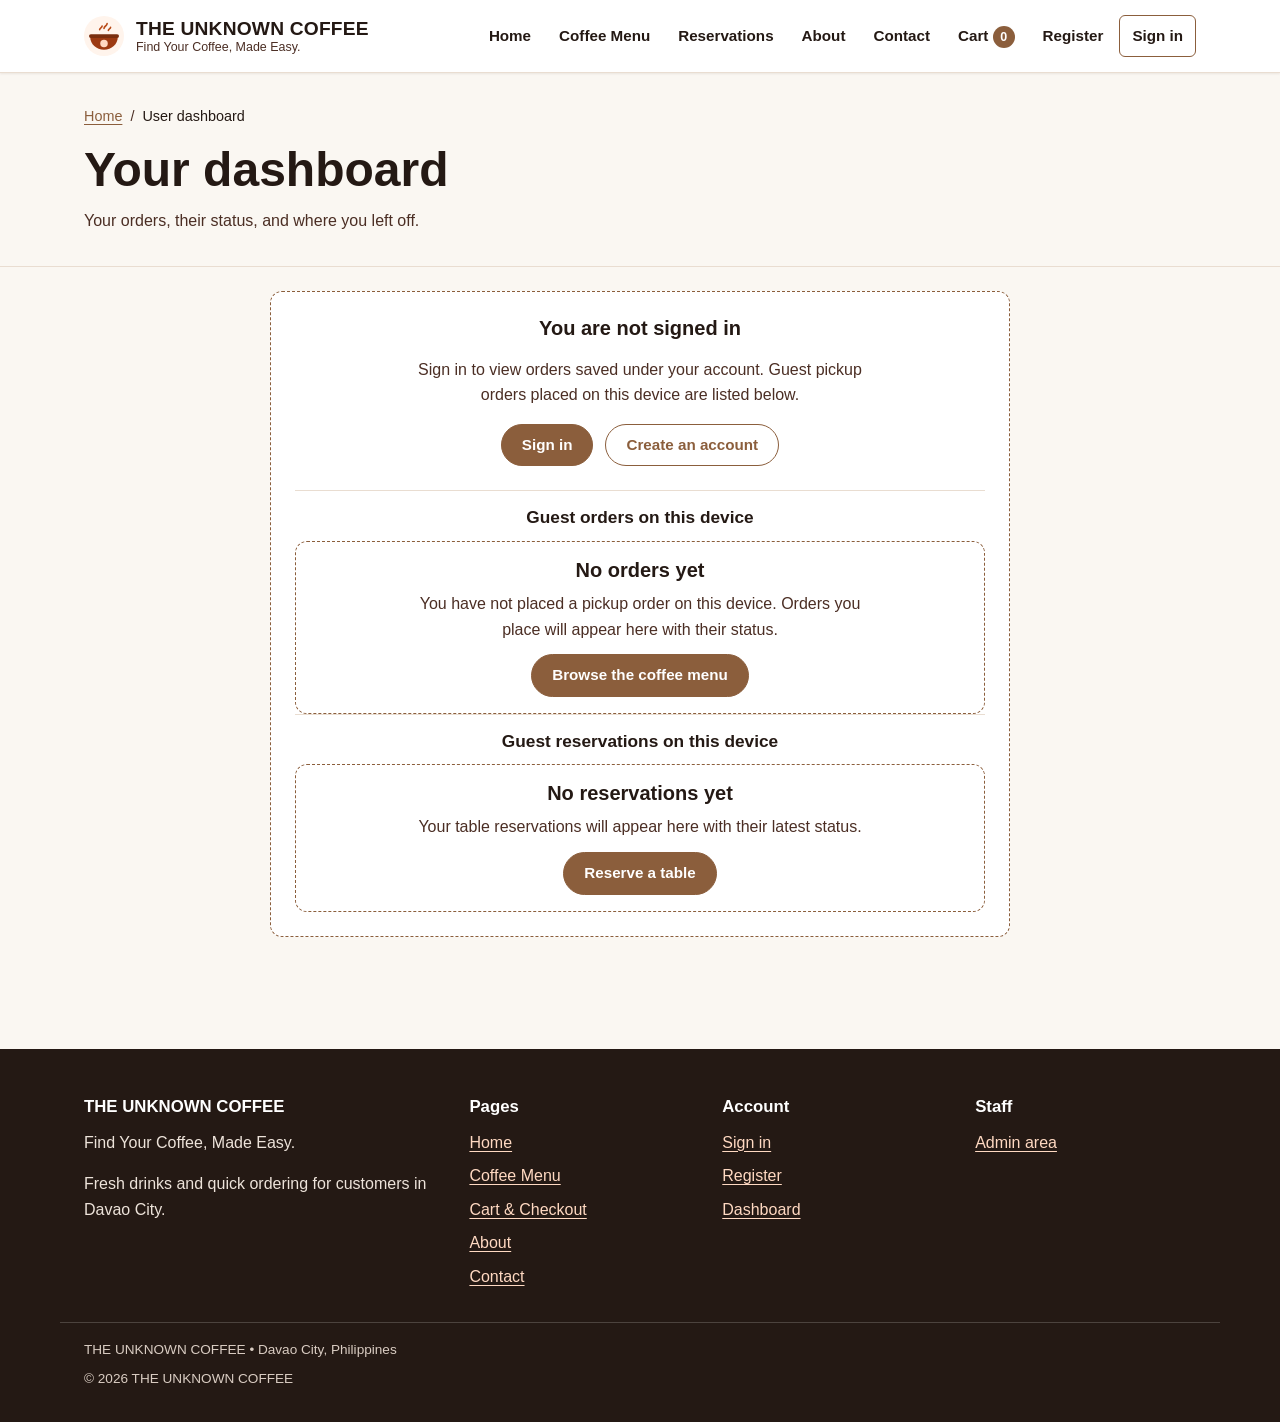
<file: dashboard.html>
<!DOCTYPE html>
<html lang="en">
<head>
  <meta charset="utf-8">
  <meta name="viewport" content="width=device-width, initial-scale=1">
  <title>User Dashboard — THE UNKNOWN COFFEE</title>
  <meta name="description" content="See your customer dashboard, orders, and pickup status for THE UNKNOWN COFFEE.">
  <link rel="icon" href="assets/img/favicon.svg" type="image/svg+xml">
  <link rel="stylesheet" href="assets/css/style.css">
</head>
<body>
  <a class="skip-link" href="#main">Skip to main content</a>

  <header class="site-header">
    <div class="container header-inner">
      <a class="brand" href="index.html">
        <img class="brand-mark" src="assets/img/favicon.svg" alt="" width="40" height="40">
        <span class="brand-text">
          <strong>THE UNKNOWN COFFEE</strong>
          <small>Find Your Coffee, Made Easy.</small>
        </span>
      </a>

      <button class="nav-toggle" id="nav-toggle" type="button" aria-expanded="false" aria-controls="primary-nav">
        <span class="nav-toggle-bar" aria-hidden="true"></span>
        <span class="nav-toggle-label visually-hidden">Open main menu</span>
      </button>

      <nav class="primary-nav" id="primary-nav" aria-label="Main navigation">
        <ul>
          <li><a href="index.html">Home</a></li>
          <li><a href="menu.html">Coffee Menu</a></li>
          <li><a href="reservations.html">Reservations</a></li>
          <li><a href="about.html">About</a></li>
          <li><a href="contact.html">Contact</a></li>
          <li>
            <a href="cart.html" class="nav-cart">
              Cart <span class="cart-badge" data-cart-count>0</span>
            </a>
          </li>
          <li data-register-nav><a href="register.html">Register</a></li>
          <li data-account-nav>
            <a href="login.html" class="nav-account" data-account-link>Sign in</a>
          </li>
          <li data-sign-out-nav hidden>
            <button class="btn btn-ghost btn-sm" type="button" data-sign-out>Sign out</button>
          </li>
        </ul>
      </nav>
    </div>
  </header>

  <main id="main">
    <section class="page-head">
      <div class="container">
        <nav class="breadcrumb" aria-label="Breadcrumb">
          <ol>
            <li><a href="index.html">Home</a></li>
            <li aria-current="page">User dashboard</li>
          </ol>
        </nav>
        <h1>Your dashboard</h1>
        <p>Your orders, their status, and where you left off.</p>
      </div>
    </section>

    <section class="section section-tight dashboard-section">
      <div class="container dashboard-shell">

        <!-- Shown when nobody is signed in on this device. -->
        <div id="dashboard-signed-out" class="empty-state dashboard-guest">
          <h3>You are not signed in</h3>
          <p>
            Sign in to view orders saved under your account. Guest pickup orders placed on this device are listed below.
          </p>
          <div class="button-row dashboard-guest-actions">
            <a class="btn btn-primary" href="login.html">Sign in</a>
            <a class="btn btn-outline" href="register.html">Create an account</a>
          </div>
          <h3 class="dashboard-guest-title">Guest orders on this device</h3>
          <div id="dashboard-guest-orders" class="dashboard-orders"></div>
          <h3 class="dashboard-guest-title">Guest reservations on this device</h3>
          <div id="dashboard-guest-reservations" class="dashboard-reservations"></div>
        </div>

        <!-- Shown when a demo session exists. -->
        <div id="dashboard-signed-in" hidden>
          <div class="alert alert-success" id="dashboard-welcome" role="status" aria-live="polite" hidden></div>

          <div class="dashboard-grid">
            <section class="dashboard-panel dashboard-orders-panel" aria-labelledby="dashboard-orders-title">
              <div class="dashboard-panel-heading">
                <div>
                  <h2 id="dashboard-orders-title">Your orders</h2>
                  <p class="text-muted">Recent pickup orders and their status.</p>
                </div>
              </div>
              <div id="dashboard-orders" class="dashboard-orders"></div>
            </section>

            <section class="dashboard-panel account-panel" aria-labelledby="dashboard-account-title">
                <h2 id="dashboard-account-title">Account information</h2>
                <p class="text-muted">Your profile details on this device.</p>

                <dl class="info-rows">
                  <div class="info-row">
                    <dt>Name</dt>
                    <dd id="account-display-name">—</dd>
                  </div>
                  <div class="info-row">
                    <dt>Username</dt>
                    <dd class="mono" id="account-username">—</dd>
                  </div>
                  <div class="info-row">
                    <dt>Email address</dt>
                    <dd class="mono" id="account-email">—</dd>
                  </div>
                  <div class="info-row">
                    <dt>Signed in since</dt>
                    <dd id="account-since">—</dd>
                  </div>
                  <div class="info-row">
                    <dt>Role</dt>
                    <dd id="account-role">Customer</dd>
                  </div>
                </dl>

                <div class="button-row dashboard-actions">
                  <a class="btn btn-primary" href="menu.html">Order a drink</a>
                  <button class="btn btn-outline" type="button" data-sign-out>Sign out</button>
                </div>
            </section>
          </div>
          <section class="dashboard-panel dashboard-reservations-panel" aria-labelledby="dashboard-reservations-title">
            <div class="dashboard-panel-heading">
              <div>
                <h2 id="dashboard-reservations-title">My Reservations</h2>
                <p class="text-muted">Your table requests and their latest status.</p>
              </div>
              <a class="btn btn-outline btn-sm" href="reservations.html">Book a table</a>
            </div>
            <div id="dashboard-reservations" class="dashboard-reservations"></div>
          </section>
        </div>
      </div>
    </section>
  </main>

  <footer class="site-footer">
    <div class="container footer-grid">
      <div>
        <h2>THE UNKNOWN COFFEE</h2>
        <p>Find Your Coffee, Made Easy.</p>
        <p>Fresh drinks and quick ordering for customers in Davao City.</p>
      </div>

      <div>
        <h3>Pages</h3>
        <ul class="footer-list">
          <li><a href="index.html">Home</a></li>
          <li><a href="menu.html">Coffee Menu</a></li>
          <li><a href="cart.html">Cart &amp; Checkout</a></li>
          <li><a href="about.html">About</a></li>
          <li><a href="contact.html">Contact</a></li>
        </ul>
      </div>

      <div>
        <h3>Account</h3>
        <ul class="footer-list">
          <li><a href="login.html">Sign in</a></li>
          <li><a href="register.html">Register</a></li>
          <li><a href="dashboard.html">Dashboard</a></li>
        </ul>
      </div>

      <div>
        <h3>Staff</h3>
        <ul class="footer-list">
          <li><a href="admin.html">Admin area</a></li>
        </ul>
      </div>
    </div>

    <div class="container footer-bottom">
      <p>THE UNKNOWN COFFEE • Davao City, Philippines</p>
      <p>&copy; <span data-current-year>2026</span> THE UNKNOWN COFFEE</p>
    </div>
  </footer>

  <script src="assets/js/data.js"></script>
  <script src="assets/js/storage.js"></script>
  <script src="assets/js/ui.js"></script>
  <script src="assets/js/validate.js"></script>
  <script src="assets/js/auth.js"></script>
  <script src="assets/js/orders.js"></script>
  <script src="assets/js/reservations.js"></script>
  <script src="assets/js/dashboard.js"></script>
</body>
</html>
</file>
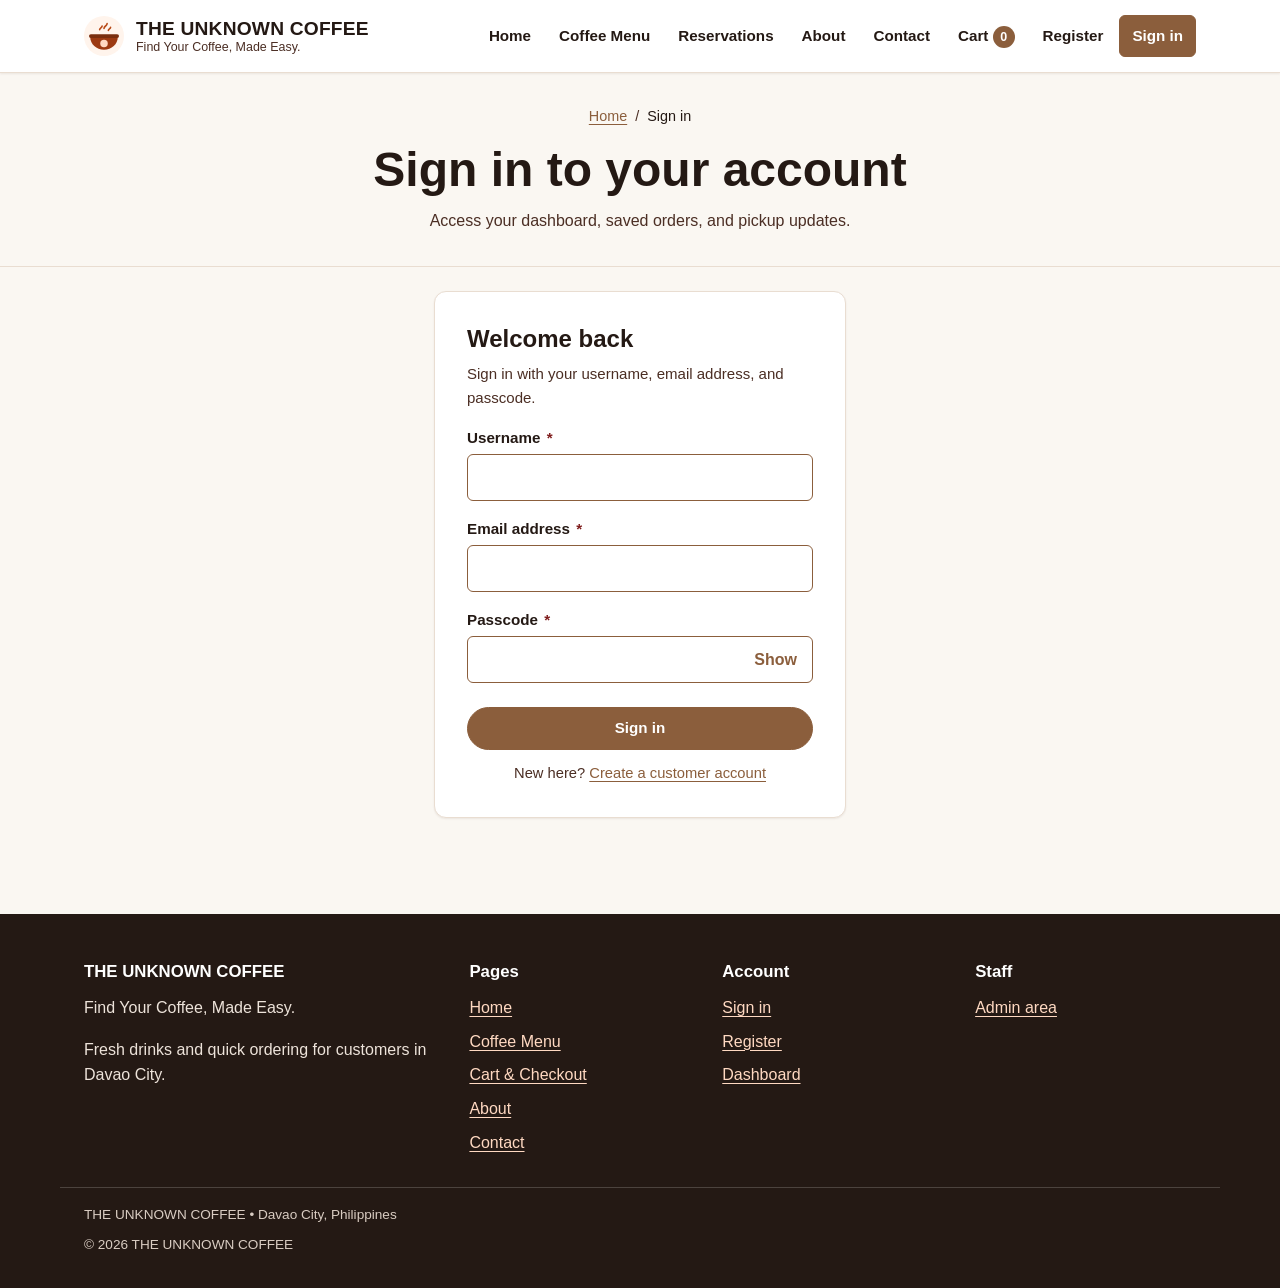
<file: login.html>
<!DOCTYPE html>
<html lang="en">
<head>
  <meta charset="utf-8">
  <meta name="viewport" content="width=device-width, initial-scale=1">
  <title>Sign in — THE UNKNOWN COFFEE</title>
  <meta name="description" content="Sign in to THE UNKNOWN COFFEE to continue your order and dashboard.">
  <link rel="icon" href="assets/img/favicon.svg" type="image/svg+xml">
  <link rel="stylesheet" href="assets/css/style.css">
</head>
<body>
  <a class="skip-link" href="#main">Skip to main content</a>

  <header class="site-header">
    <div class="container header-inner">
      <a class="brand" href="index.html">
        <img class="brand-mark" src="assets/img/favicon.svg" alt="" width="40" height="40">
        <span class="brand-text">
          <strong>THE UNKNOWN COFFEE</strong>
          <small>Find Your Coffee, Made Easy.</small>
        </span>
      </a>

      <button class="nav-toggle" id="nav-toggle" type="button" aria-expanded="false" aria-controls="primary-nav">
        <span class="nav-toggle-bar" aria-hidden="true"></span>
        <span class="nav-toggle-label visually-hidden">Open main menu</span>
      </button>

      <nav class="primary-nav" id="primary-nav" aria-label="Main navigation">
        <ul>
          <li><a href="index.html">Home</a></li>
          <li><a href="menu.html">Coffee Menu</a></li>
          <li><a href="reservations.html">Reservations</a></li>
          <li><a href="about.html">About</a></li>
          <li><a href="contact.html">Contact</a></li>
          <li>
            <a href="cart.html" class="nav-cart">
              Cart <span class="cart-badge" data-cart-count>0</span>
            </a>
          </li>
          <li data-register-nav><a href="register.html">Register</a></li>
          <li data-account-nav>
            <a href="login.html" class="nav-account" data-account-link>Sign in</a>
          </li>
          <li data-sign-out-nav hidden>
            <button class="btn btn-ghost btn-sm" type="button" data-sign-out>Sign out</button>
          </li>
        </ul>
      </nav>
    </div>
  </header>

  <main id="main">
    <section class="page-head">
      <div class="container auth-heading">
        <nav class="breadcrumb" aria-label="Breadcrumb">
          <ol>
            <li><a href="index.html">Home</a></li>
            <li aria-current="page">Sign in</li>
          </ol>
        </nav>
        <h1>Sign in to your account</h1>
        <p>
          Access your dashboard, saved orders, and pickup updates.
        </p>
      </div>
    </section>

    <section class="section section-tight auth-section">
      <div class="container auth-shell auth-shell-login">
          <div class="form-card auth-card">
            <h2>Welcome back</h2>
            <p class="text-muted auth-note">
              Sign in with your username, email address, and passcode.
            </p>

            <div class="alert alert-success" id="login-status" role="status" aria-live="polite" hidden></div>

            <form id="login-form" novalidate>
              <div class="form-grid">
                <div class="field">
                  <label for="login-username">Username <span class="required" aria-hidden="true">*</span></label>
                  <input
                    type="text" id="login-username" name="username"
                    autocomplete="username" maxlength="30" required
                    aria-describedby="login-username-error">
                  <p class="field-error" id="login-username-error" hidden></p>
                </div>

                <div class="field">
                  <label for="login-email">Email address <span class="required" aria-hidden="true">*</span></label>
                  <input
                    type="email" id="login-email" name="email"
                    autocomplete="email" maxlength="120" required
                    aria-describedby="login-email-error">
                  <p class="field-error" id="login-email-error" hidden></p>
                </div>

                <div class="field">
                  <label for="login-passcode">Passcode <span class="required" aria-hidden="true">*</span></label>
                  <div class="password-field">
                    <input
                      type="password" id="login-passcode" name="passcode"
                      autocomplete="off" maxlength="40" required
                      aria-describedby="login-passcode-error">
                    <button class="password-toggle" type="button" id="login-passcode-toggle" data-toggle-password="login-passcode" aria-label="Show passcode">Show</button>
                  </div>
                  <p class="field-error" id="login-passcode-error" hidden></p>
                </div>

                <div class="auth-actions">
                  <button class="btn btn-primary" type="submit">Sign in</button>
                  <p class="auth-switch">New here? <a href="register.html">Create a customer account</a></p>
                </div>
              </div>
            </form>
          </div>
      </div>
    </section>
  </main>

  <footer class="site-footer">
    <div class="container footer-grid">
      <div>
        <h2>THE UNKNOWN COFFEE</h2>
        <p>Find Your Coffee, Made Easy.</p>
        <p>Fresh drinks and quick ordering for customers in Davao City.</p>
      </div>

      <div>
        <h3>Pages</h3>
        <ul class="footer-list">
          <li><a href="index.html">Home</a></li>
          <li><a href="menu.html">Coffee Menu</a></li>
          <li><a href="cart.html">Cart &amp; Checkout</a></li>
          <li><a href="about.html">About</a></li>
          <li><a href="contact.html">Contact</a></li>
        </ul>
      </div>

      <div>
        <h3>Account</h3>
        <ul class="footer-list">
          <li><a href="login.html">Sign in</a></li>
          <li><a href="register.html">Register</a></li>
          <li><a href="dashboard.html">Dashboard</a></li>
        </ul>
      </div>

      <div>
        <h3>Staff</h3>
        <ul class="footer-list">
          <li><a href="admin.html">Admin area</a></li>
        </ul>
      </div>
    </div>

    <div class="container footer-bottom">
      <p>THE UNKNOWN COFFEE • Davao City, Philippines</p>
      <p>&copy; <span data-current-year>2026</span> THE UNKNOWN COFFEE</p>
    </div>
  </footer>

  <script src="assets/js/data.js"></script>
  <script src="assets/js/storage.js"></script>
  <script src="assets/js/ui.js"></script>
  <script src="assets/js/validate.js"></script>
  <script src="assets/js/auth.js"></script>
  <script src="assets/js/login.js"></script>
</body>
</html>
</file>
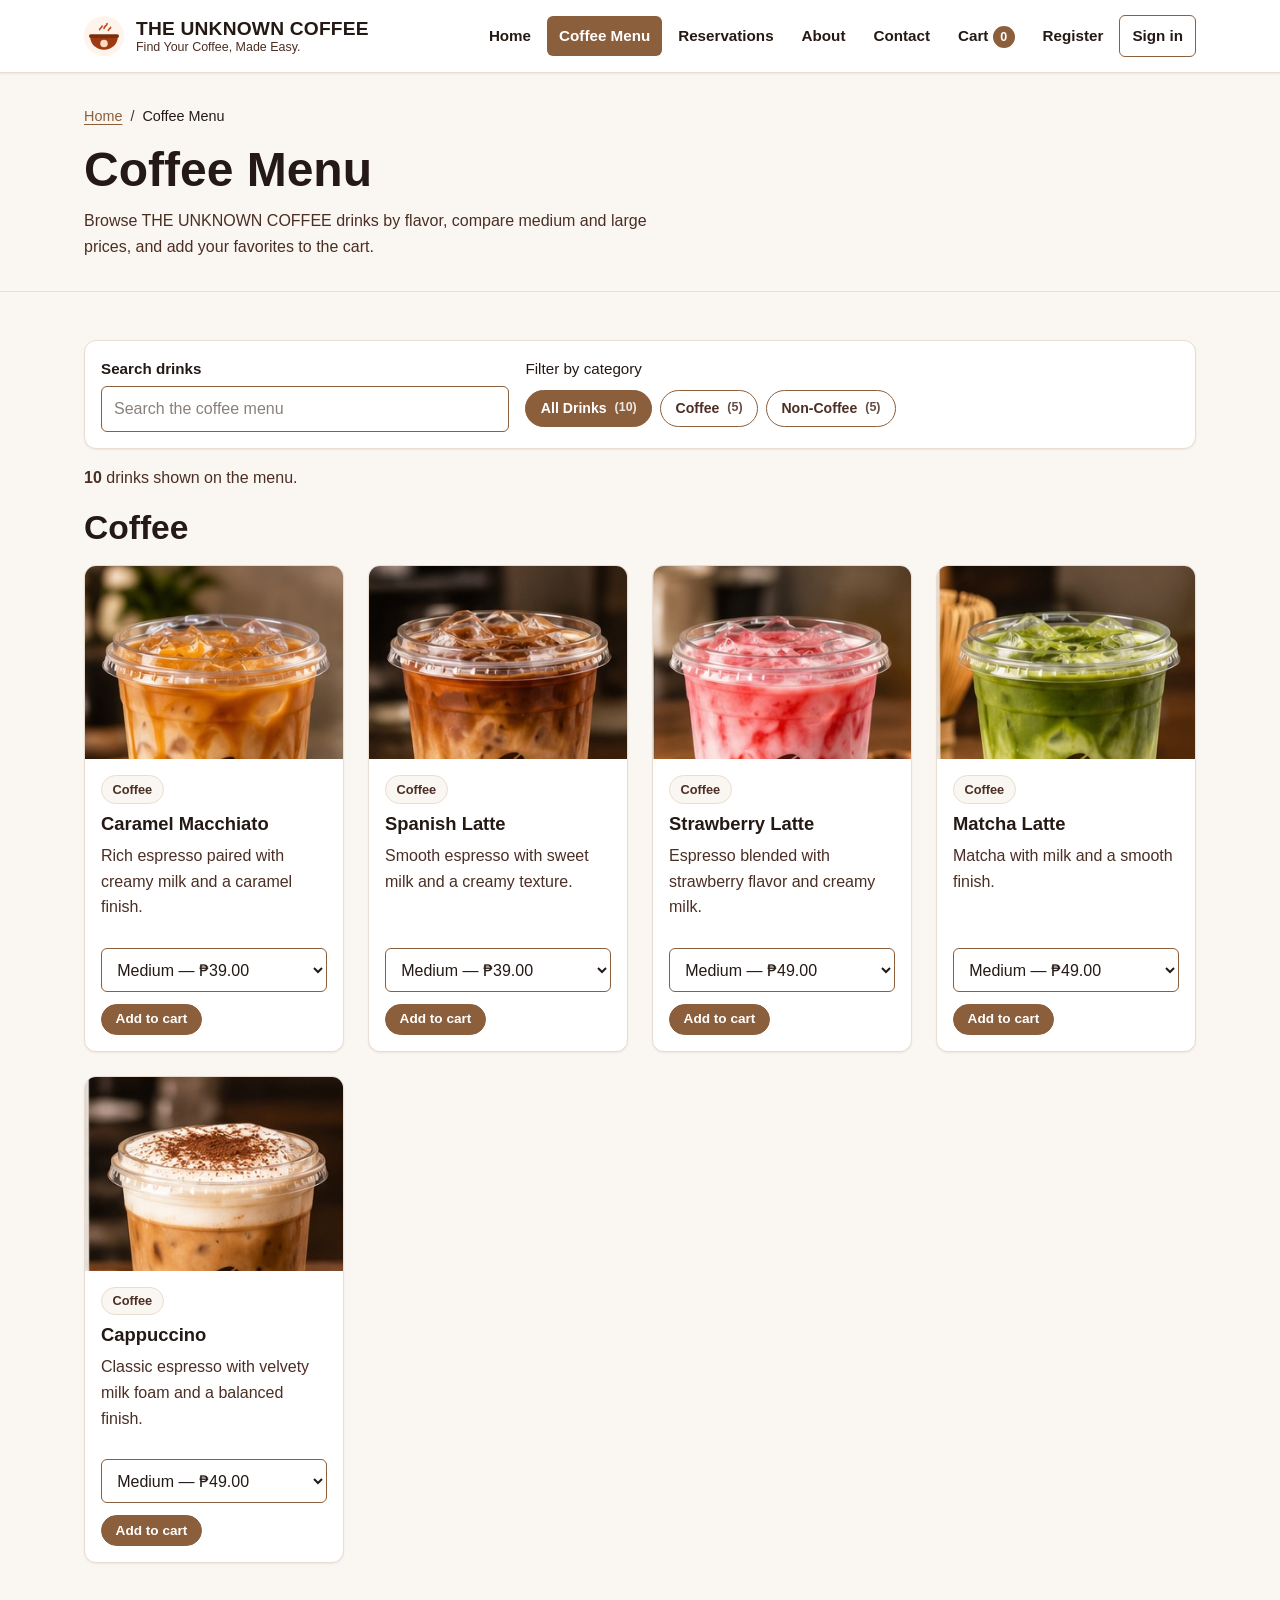
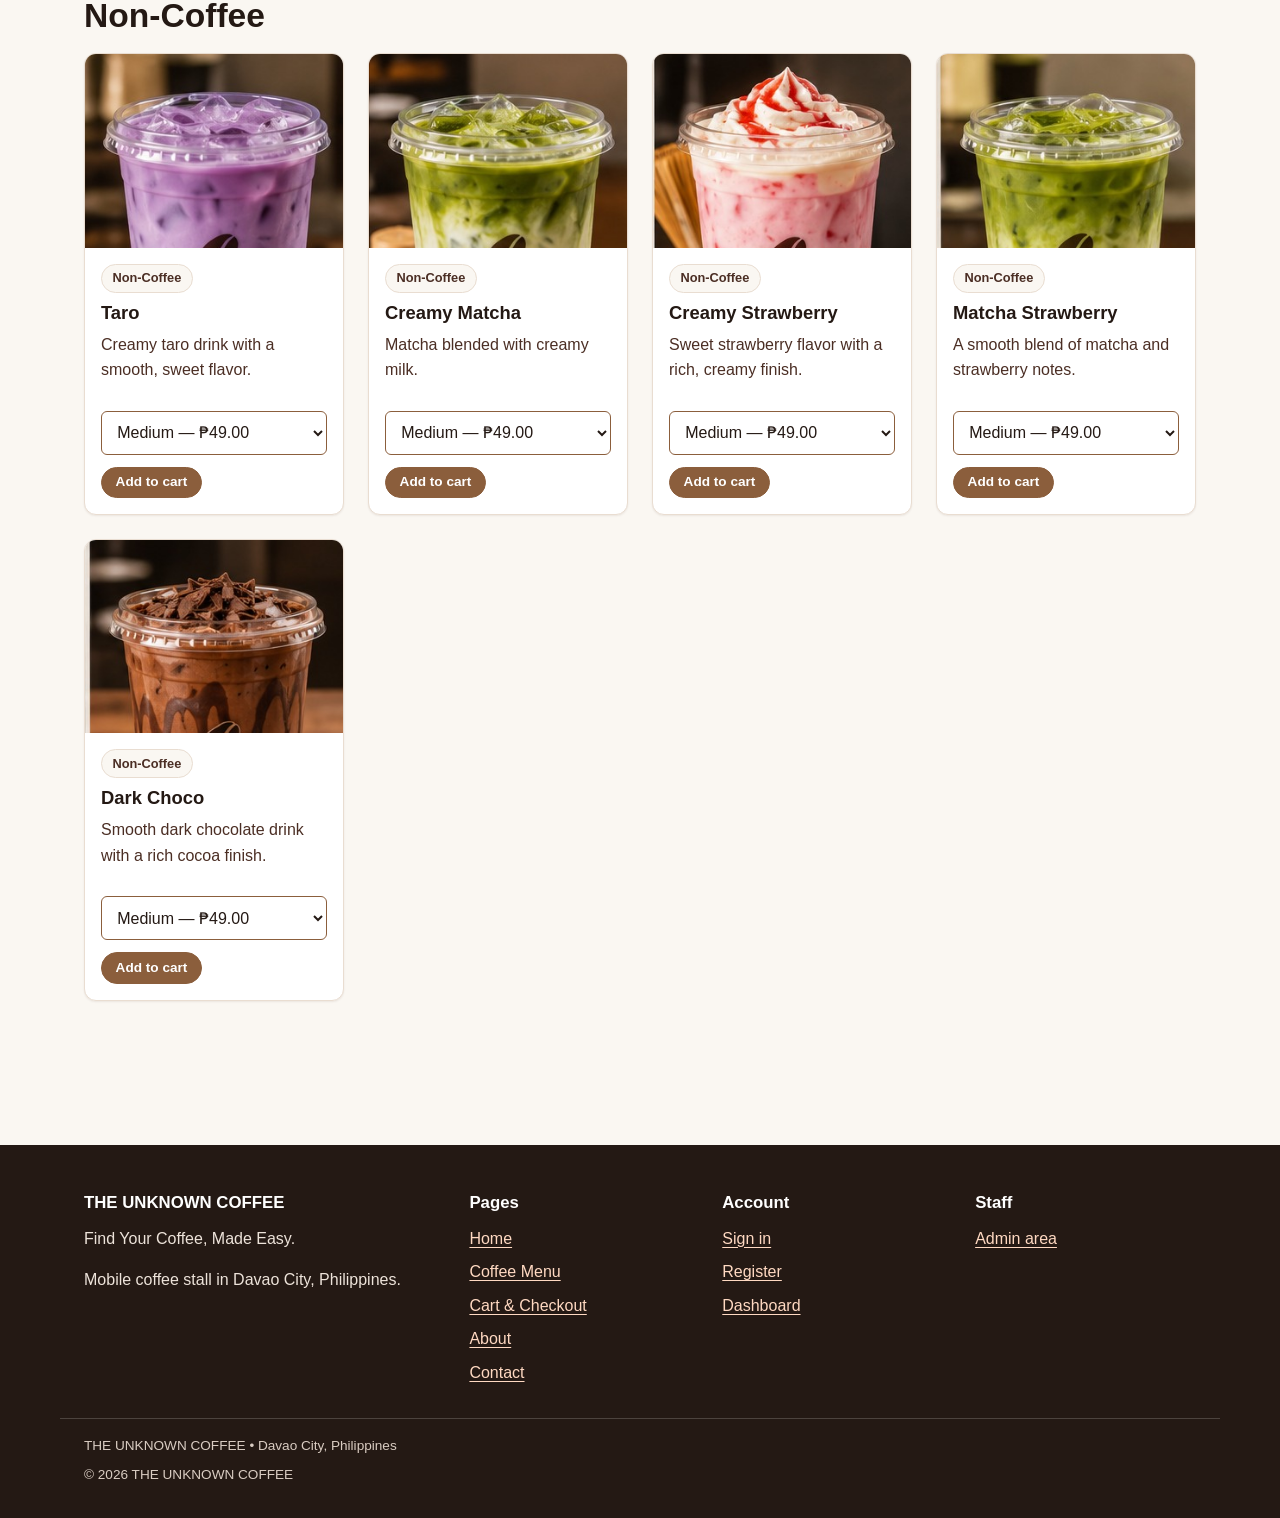
<file: menu.html>
<!DOCTYPE html>
<html lang="en">
<head>
  <meta charset="utf-8">
  <meta name="viewport" content="width=device-width, initial-scale=1">
  <title>Coffee Menu — THE UNKNOWN COFFEE</title>
  <meta name="description" content="Browse THE UNKNOWN COFFEE menu: coffee and non-coffee flavors with prices.">
  <link rel="icon" href="assets/img/favicon.svg" type="image/svg+xml">
  <link rel="stylesheet" href="assets/css/style.css">
</head>
<body>
  <a class="skip-link" href="#main">Skip to main content</a>

  <header class="site-header">
    <div class="container header-inner">
      <a class="brand" href="index.html">
        <img class="brand-mark" src="assets/img/favicon.svg" alt="" width="40" height="40">
        <span class="brand-text">
          <strong>THE UNKNOWN COFFEE</strong>
          <small>Find Your Coffee, Made Easy.</small>
        </span>
      </a>

      <button class="nav-toggle" id="nav-toggle" type="button" aria-expanded="false" aria-controls="primary-nav">
        <span class="nav-toggle-bar" aria-hidden="true"></span>
        <span class="nav-toggle-label visually-hidden">Open main menu</span>
      </button>

      <nav class="primary-nav" id="primary-nav" aria-label="Main navigation">
        <ul>
          <li><a href="index.html">Home</a></li>
          <li><a href="menu.html" aria-current="page">Coffee Menu</a></li>
          <li><a href="reservations.html">Reservations</a></li>
          <li><a href="about.html">About</a></li>
          <li><a href="contact.html">Contact</a></li>
          <li>
            <a href="cart.html" class="nav-cart">
              Cart <span class="cart-badge" data-cart-count>0</span>
            </a>
          </li>
          <li data-register-nav><a href="register.html">Register</a></li>
          <li data-account-nav><a href="login.html" class="nav-account" data-account-link>Sign in</a></li>
          <li data-sign-out-nav hidden><button class="btn btn-ghost btn-sm" type="button" data-sign-out>Sign out</button></li>
        </ul>
      </nav>
    </div>
  </header>

  <main id="main">
    <section class="page-head">
      <div class="container">
        <nav class="breadcrumb" aria-label="Breadcrumb">
          <ol>
            <li><a href="index.html">Home</a></li>
            <li aria-current="page">Coffee Menu</li>
          </ol>
        </nav>
        <h1>Coffee Menu</h1>
        <p>
          Browse THE UNKNOWN COFFEE drinks by flavor, compare medium and large prices, and add your favorites to the cart.
        </p>
      </div>
    </section>

    <section class="section">
      <div class="container">
        <div class="menu-toolbar">
          <div class="field">
            <label for="menu-search">Search drinks</label>
            <input type="search" id="menu-search" placeholder="Search the coffee menu">
          </div>
          <div>
            <p class="filter-heading">Filter by category</p>
            <div class="filter-chips" id="category-filters" aria-label="Drink categories"></div>
          </div>
        </div>
        <p id="menu-result-count" class="text-muted" aria-live="polite"></p>
        <div id="menu-status" class="alert" role="status" aria-live="polite" hidden></div>
        <div id="menu-grid" class="menu-results"></div>
      </div>
    </section>
  </main>

  <footer class="site-footer">
    <div class="container footer-grid">
      <div>
        <h2>THE UNKNOWN COFFEE</h2>
        <p>Find Your Coffee, Made Easy.</p>
        <p>Mobile coffee stall in Davao City, Philippines.</p>
      </div>
      <div>
        <h3>Pages</h3>
        <ul class="footer-list">
          <li><a href="index.html">Home</a></li>
          <li><a href="menu.html">Coffee Menu</a></li>
          <li><a href="cart.html">Cart &amp; Checkout</a></li>
          <li><a href="about.html">About</a></li>
          <li><a href="contact.html">Contact</a></li>
        </ul>
      </div>
      <div>
        <h3>Account</h3>
        <ul class="footer-list">
          <li><a href="login.html">Sign in</a></li>
          <li><a href="register.html">Register</a></li>
          <li><a href="dashboard.html">Dashboard</a></li>
        </ul>
      </div>
      <div>
        <h3>Staff</h3>
        <ul class="footer-list">
          <li><a href="admin.html">Admin area</a></li>
        </ul>
      </div>
    </div>
    <div class="container footer-bottom">
      <p>THE UNKNOWN COFFEE • Davao City, Philippines</p>
      <p>&copy; <span data-current-year>2026</span> THE UNKNOWN COFFEE</p>
    </div>
  </footer>

  <script src="assets/js/data.js"></script>
  <script src="assets/js/storage.js"></script>
  <script src="assets/js/ui.js"></script>
  <script src="assets/js/menu.js"></script>
</body>
</html>
</file>
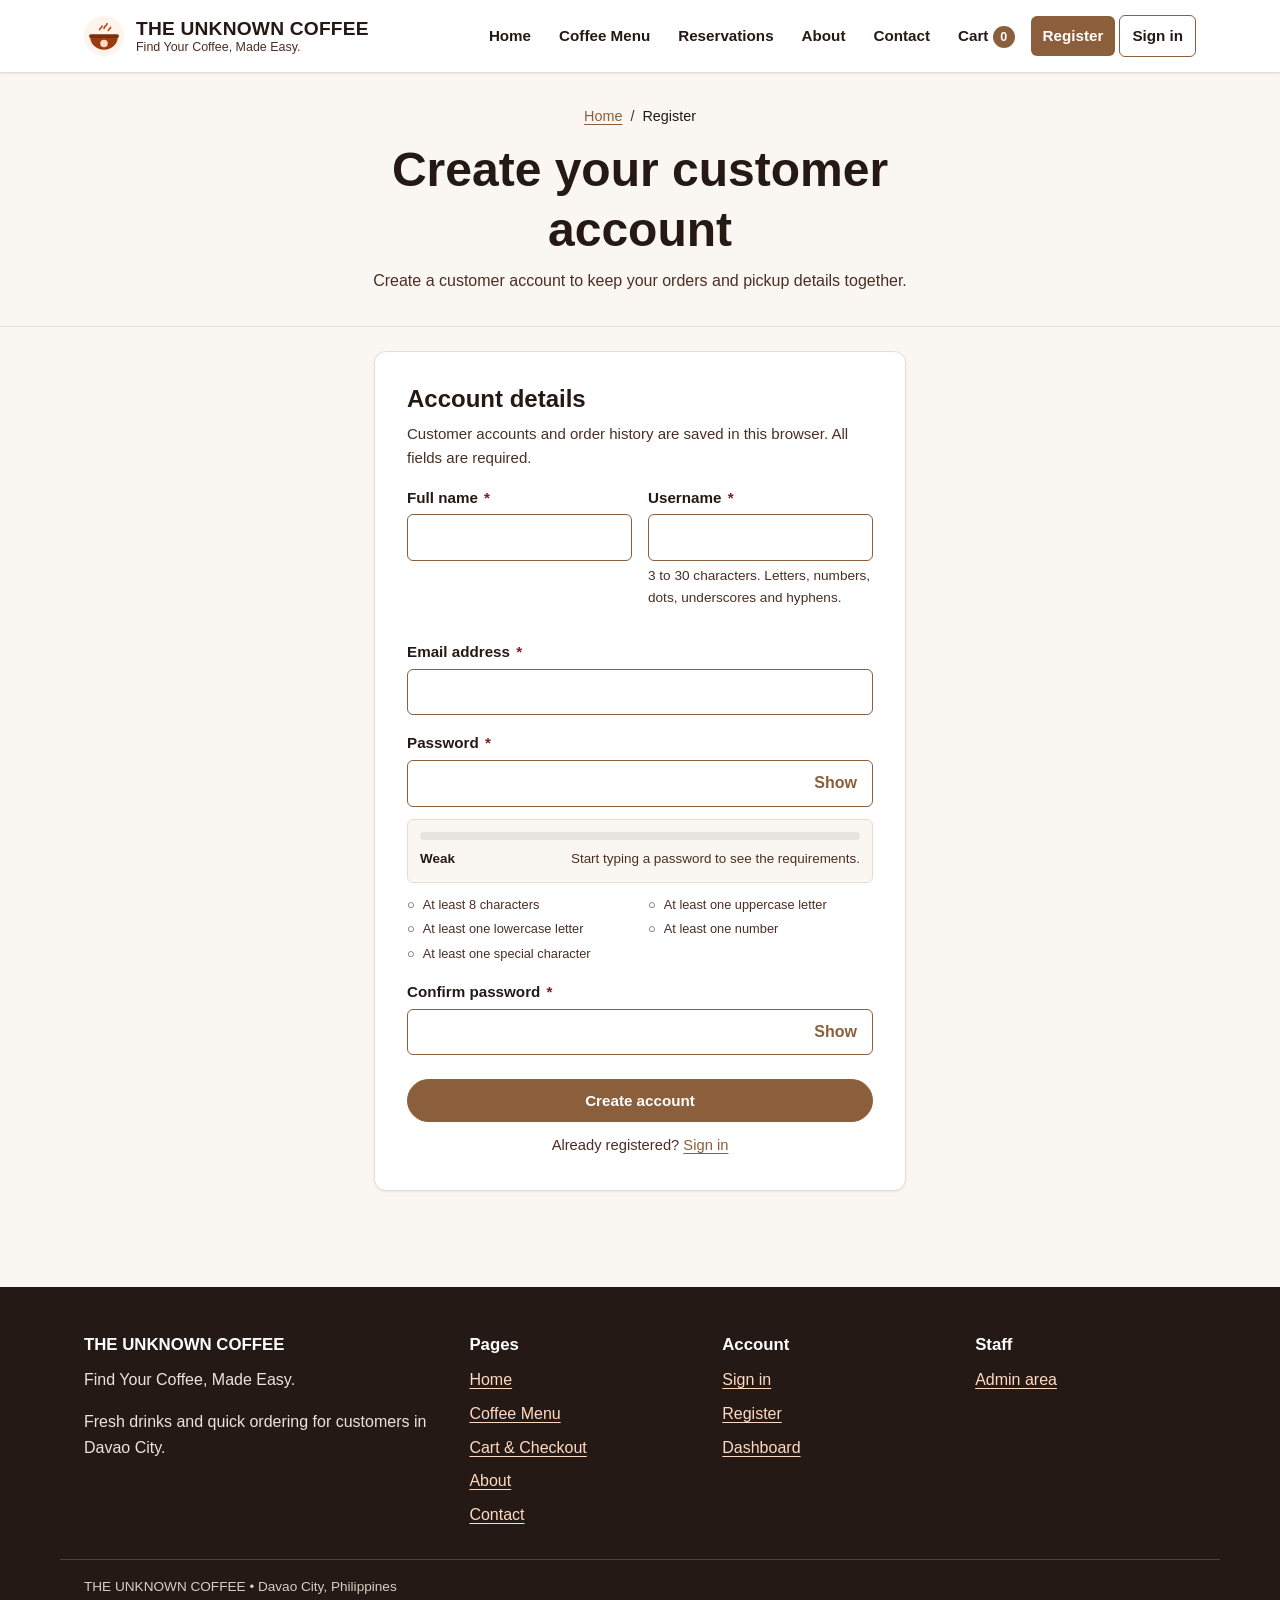
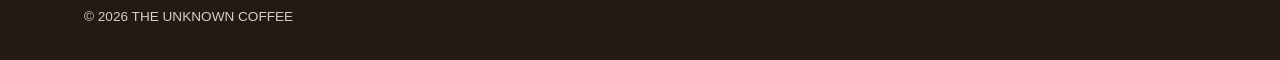
<file: register.html>
<!DOCTYPE html>
<html lang="en">
<head>
  <meta charset="utf-8">
  <meta name="viewport" content="width=device-width, initial-scale=1">
  <title>Register — THE UNKNOWN COFFEE</title>
  <meta name="description" content="Create a customer account for THE UNKNOWN COFFEE to save your order history and pickup details.">
  <link rel="icon" href="assets/img/favicon.svg" type="image/svg+xml">
  <link rel="stylesheet" href="assets/css/style.css">
</head>
<body>
  <a class="skip-link" href="#main">Skip to main content</a>

  <header class="site-header">
    <div class="container header-inner">
      <a class="brand" href="index.html">
        <img class="brand-mark" src="assets/img/favicon.svg" alt="" width="40" height="40">
        <span class="brand-text">
          <strong>THE UNKNOWN COFFEE</strong>
          <small>Find Your Coffee, Made Easy.</small>
        </span>
      </a>

      <button class="nav-toggle" id="nav-toggle" type="button" aria-expanded="false" aria-controls="primary-nav">
        <span class="nav-toggle-bar" aria-hidden="true"></span>
        <span class="nav-toggle-label visually-hidden">Open main menu</span>
      </button>

      <nav class="primary-nav" id="primary-nav" aria-label="Main navigation">
        <ul>
          <li><a href="index.html">Home</a></li>
          <li><a href="menu.html">Coffee Menu</a></li>
          <li><a href="reservations.html">Reservations</a></li>
          <li><a href="about.html">About</a></li>
          <li><a href="contact.html">Contact</a></li>
          <li>
            <a href="cart.html" class="nav-cart">
              Cart <span class="cart-badge" data-cart-count>0</span>
            </a>
          </li>
          <li data-register-nav><a href="register.html">Register</a></li>
          <li data-account-nav>
            <a href="login.html" class="nav-account" data-account-link>Sign in</a>
          </li>
          <li data-sign-out-nav hidden>
            <button class="btn btn-ghost btn-sm" type="button" data-sign-out>Sign out</button>
          </li>
        </ul>
      </nav>
    </div>
  </header>

  <main id="main">
    <section class="page-head">
      <div class="container auth-heading">
        <nav class="breadcrumb" aria-label="Breadcrumb">
          <ol>
            <li><a href="index.html">Home</a></li>
            <li aria-current="page">Register</li>
          </ol>
        </nav>
        <h1>Create your customer account</h1>
        <p>
          Create a customer account to keep your orders and pickup details together.
        </p>
      </div>
    </section>

    <section class="section section-tight auth-section">
      <div class="container auth-shell">
          <div class="form-card auth-card">
            <h2>Account details</h2>
            <p class="text-muted auth-note">
              Customer accounts and order history are saved in this browser. All fields are required.
            </p>

            <div class="alert alert-success" id="register-status" role="status" aria-live="polite" hidden></div>

            <form id="register-form" novalidate>
              <div class="form-grid auth-register-fields">
                <div class="field">
                  <label for="register-name">Full name <span class="required" aria-hidden="true">*</span></label>
                  <input
                    type="text" id="register-name" name="displayName"
                    autocomplete="name" maxlength="60" required
                    aria-describedby="register-name-error">
                  <p class="field-error" id="register-name-error" hidden></p>
                </div>

                <div class="field">
                  <label for="register-username">Username <span class="required" aria-hidden="true">*</span></label>
                  <input
                    type="text" id="register-username" name="username"
                    autocomplete="username" maxlength="30" required
                    aria-describedby="register-username-hint register-username-error">
                  <p class="field-hint" id="register-username-hint">
                    3 to 30 characters. Letters, numbers, dots, underscores and hyphens.
                  </p>
                  <p class="field-error" id="register-username-error" hidden></p>
                </div>

                <div class="field auth-field-wide">
                  <label for="register-email">Email address <span class="required" aria-hidden="true">*</span></label>
                  <input
                    type="email" id="register-email" name="email"
                    autocomplete="email" maxlength="120" required
                    aria-describedby="register-email-error">
                  <p class="field-error" id="register-email-error" hidden></p>
                </div>

                <div class="field auth-field-wide">
                  <label for="register-password">Password <span class="required" aria-hidden="true">*</span></label>
                  <div class="password-field">
                    <input
                      type="password" id="register-password" name="password"
                      autocomplete="new-password" maxlength="128" required
                      aria-describedby="register-password-error register-password-requirements">
                    <button class="password-toggle" type="button" id="register-password-toggle" data-toggle-password="register-password" aria-label="Show password">Show</button>
                  </div>
                  <div class="password-strength" id="register-password-strength" data-level="weak" aria-live="polite">
                    <div class="password-meter" aria-hidden="true">
                      <span class="password-meter-fill" id="register-password-meter"></span>
                    </div>
                    <div class="strength-row">
                      <span class="strength-label" id="register-password-label">Weak</span>
                      <span class="strength-hint" id="register-password-hint">Add more characters</span>
                    </div>
                  </div>
                  <ul class="password-requirements" id="register-password-requirements" aria-label="Password requirements">
                    <li data-requirement="length">At least 8 characters</li>
                    <li data-requirement="uppercase">At least one uppercase letter</li>
                    <li data-requirement="lowercase">At least one lowercase letter</li>
                    <li data-requirement="number">At least one number</li>
                    <li data-requirement="special">At least one special character</li>
                  </ul>
                  <p class="field-error" id="register-password-error" hidden></p>
                </div>

                <div class="field auth-field-wide">
                  <label for="register-confirm-password">Confirm password <span class="required" aria-hidden="true">*</span></label>
                  <div class="password-field">
                    <input
                      type="password" id="register-confirm-password" name="confirmPassword"
                      autocomplete="new-password" maxlength="128" required
                      aria-describedby="register-confirm-password-error">
                    <button class="password-toggle" type="button" id="register-confirm-password-toggle" data-toggle-password="register-confirm-password" aria-label="Show confirm password">Show</button>
                  </div>
                  <p class="field-error" id="register-confirm-password-error" hidden></p>
                </div>

                <div class="auth-actions">
                  <button class="btn btn-primary" type="submit">Create account</button>
                  <p class="auth-switch">Already registered? <a href="login.html">Sign in</a></p>
                </div>
              </div>
            </form>
          </div>
      </div>
    </section>
  </main>

  <footer class="site-footer">
    <div class="container footer-grid">
      <div>
        <h2>THE UNKNOWN COFFEE</h2>
        <p>Find Your Coffee, Made Easy.</p>
        <p>Fresh drinks and quick ordering for customers in Davao City.</p>
      </div>

      <div>
        <h3>Pages</h3>
        <ul class="footer-list">
          <li><a href="index.html">Home</a></li>
          <li><a href="menu.html">Coffee Menu</a></li>
          <li><a href="cart.html">Cart &amp; Checkout</a></li>
          <li><a href="about.html">About</a></li>
          <li><a href="contact.html">Contact</a></li>
        </ul>
      </div>

      <div>
        <h3>Account</h3>
        <ul class="footer-list">
          <li><a href="login.html">Sign in</a></li>
          <li><a href="register.html">Register</a></li>
          <li><a href="dashboard.html">Dashboard</a></li>
        </ul>
      </div>

      <div>
        <h3>Staff</h3>
        <ul class="footer-list">
          <li><a href="admin.html">Admin area</a></li>
        </ul>
      </div>
    </div>

    <div class="container footer-bottom">
      <p>THE UNKNOWN COFFEE • Davao City, Philippines</p>
      <p>&copy; <span data-current-year>2026</span> THE UNKNOWN COFFEE</p>
    </div>
  </footer>

  <script src="assets/js/data.js"></script>
  <script src="assets/js/storage.js"></script>
  <script src="assets/js/ui.js"></script>
  <script src="assets/js/validate.js"></script>
  <script src="assets/js/auth.js"></script>
  <script src="assets/js/register.js"></script>
</body>
</html>
</file>
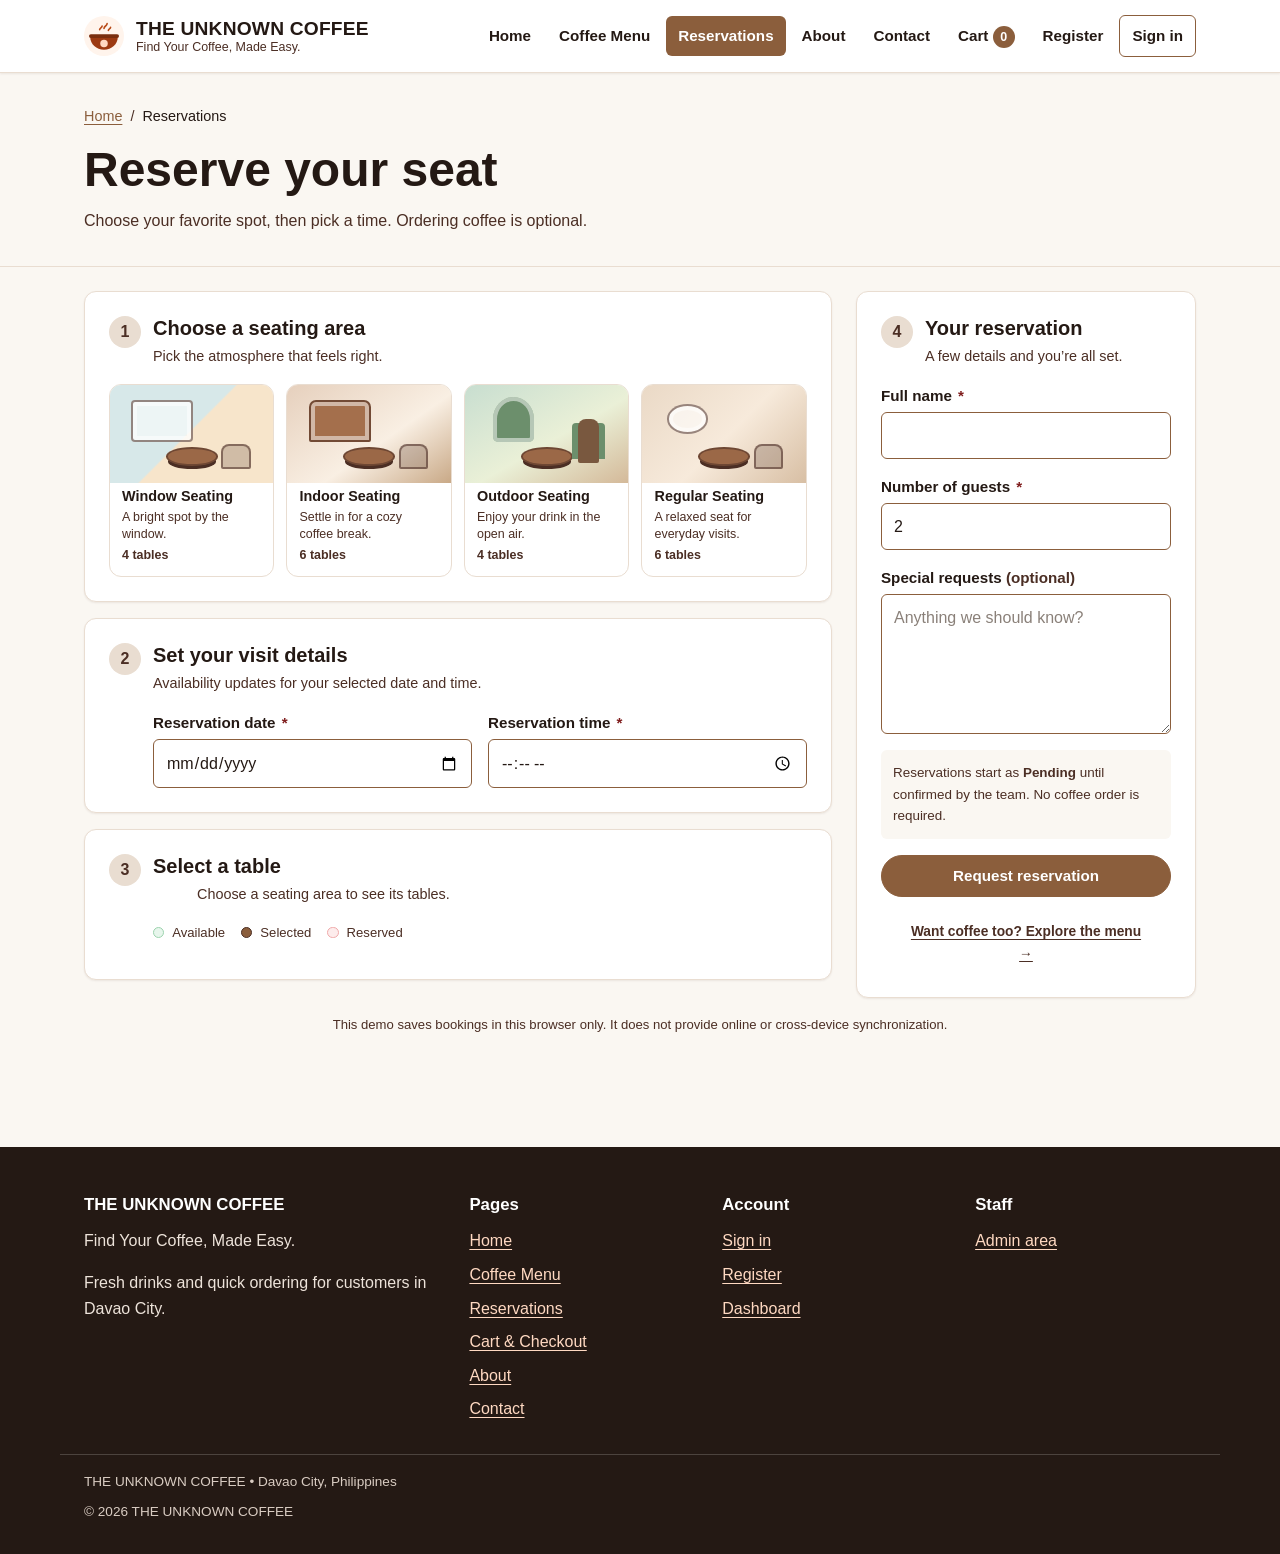
<file: reservations.html>
<!DOCTYPE html>
<html lang="en">
<head>
  <meta charset="utf-8">
  <meta name="viewport" content="width=device-width, initial-scale=1">
  <title>Reservations — THE UNKNOWN COFFEE</title>
  <meta name="description" content="Choose your seating area and reserve a table at THE UNKNOWN COFFEE.">
  <link rel="icon" href="assets/img/favicon.svg" type="image/svg+xml">
  <link rel="stylesheet" href="assets/css/style.css">
</head>
<body>
  <a class="skip-link" href="#main">Skip to main content</a>

  <header class="site-header">
    <div class="container header-inner">
      <a class="brand" href="index.html">
        <img class="brand-mark" src="assets/img/favicon.svg" alt="" width="40" height="40">
        <span class="brand-text">
          <strong>THE UNKNOWN COFFEE</strong>
          <small>Find Your Coffee, Made Easy.</small>
        </span>
      </a>

      <button class="nav-toggle" id="nav-toggle" type="button" aria-expanded="false" aria-controls="primary-nav">
        <span class="nav-toggle-bar" aria-hidden="true"></span>
        <span class="nav-toggle-label visually-hidden">Open main menu</span>
      </button>

      <nav class="primary-nav" id="primary-nav" aria-label="Main navigation">
        <ul>
          <li><a href="index.html">Home</a></li>
          <li><a href="menu.html">Coffee Menu</a></li>
          <li><a href="reservations.html" aria-current="page">Reservations</a></li>
          <li><a href="about.html">About</a></li>
          <li><a href="contact.html">Contact</a></li>
          <li>
            <a href="cart.html" class="nav-cart">
              Cart <span class="cart-badge" data-cart-count>0</span>
            </a>
          </li>
          <li data-register-nav><a href="register.html">Register</a></li>
          <li data-account-nav><a href="login.html" class="nav-account" data-account-link>Sign in</a></li>
          <li data-sign-out-nav hidden><button class="btn btn-ghost btn-sm" type="button" data-sign-out>Sign out</button></li>
        </ul>
      </nav>
    </div>
  </header>

  <main id="main">
    <section class="page-head">
      <div class="container">
        <nav class="breadcrumb" aria-label="Breadcrumb">
          <ol>
            <li><a href="index.html">Home</a></li>
            <li aria-current="page">Reservations</li>
          </ol>
        </nav>
        <h1>Reserve your seat</h1>
        <p>Choose your favorite spot, then pick a time. Ordering coffee is optional.</p>
      </div>
    </section>

    <section class="section section-tight reservation-section">
      <div class="container reservation-shell">
        <div id="reservation-status" class="alert" role="status" aria-live="polite" hidden></div>

        <section id="reservation-confirmation" class="reservation-confirmation" aria-labelledby="reservation-confirmation-title" hidden>
          <div class="reservation-confirmation-mark" aria-hidden="true">✓</div>
          <div>
            <p class="reservation-eyebrow">Booking request received</p>
            <h2 id="reservation-confirmation-title">Your table is reserved pending review</h2>
            <p class="text-muted">Keep your reservation ID handy. You can follow its status from your dashboard.</p>
            <dl class="reservation-confirmation-details">
              <div><dt>Reservation ID</dt><dd class="mono" id="reservation-confirmation-id"></dd></div>
              <div><dt>Name</dt><dd id="reservation-confirmation-name"></dd></div>
              <div><dt>Table</dt><dd id="reservation-confirmation-area"></dd></div>
              <div><dt>Date &amp; time</dt><dd id="reservation-confirmation-schedule"></dd></div>
              <div><dt>Guests</dt><dd id="reservation-confirmation-guests"></dd></div>
              <div><dt>Status</dt><dd id="reservation-confirmation-status"></dd></div>
            </dl>
            <div class="button-row">
              <a class="btn btn-primary" href="dashboard.html">View my reservations</a>
              <a class="btn btn-outline" href="menu.html">Browse the coffee menu</a>
            </div>
          </div>
        </section>

        <form id="reservation-form" class="reservation-layout" novalidate>
          <div class="reservation-main">
            <section class="reservation-step" aria-labelledby="reservation-area-title">
              <div class="reservation-step-heading">
                <span class="reservation-step-number" aria-hidden="true">1</span>
                <div>
                  <h2 id="reservation-area-title">Choose a seating area</h2>
                  <p class="text-muted">Pick the atmosphere that feels right.</p>
                </div>
              </div>
              <div class="reservation-area-grid" id="reservation-area-grid" aria-label="Seating areas"></div>
              <p class="field-error" id="reservation-area-error" hidden></p>
            </section>

            <section class="reservation-step" aria-labelledby="reservation-details-title">
              <div class="reservation-step-heading">
                <span class="reservation-step-number" aria-hidden="true">2</span>
                <div>
                  <h2 id="reservation-details-title">Set your visit details</h2>
                  <p class="text-muted">Availability updates for your selected date and time.</p>
                </div>
              </div>
              <div class="form-grid form-grid-2 reservation-fields">
                <div class="field">
                  <label for="reservation-date">Reservation date <span class="required" aria-hidden="true">*</span></label>
                  <input type="date" id="reservation-date" name="date" required>
                </div>
                <div class="field">
                  <label for="reservation-time">Reservation time <span class="required" aria-hidden="true">*</span></label>
                  <input type="time" id="reservation-time" name="time" step="900" required>
                </div>
              </div>
            </section>

            <section class="reservation-step" aria-labelledby="reservation-tables-heading" tabindex="-1">
              <div class="reservation-step-heading">
                <span class="reservation-step-number" aria-hidden="true">3</span>
                <div>
                  <h2 id="reservation-tables-heading">Select a table</h2>
                  <p class="text-muted" id="reservation-table-help">Choose a seating area to see its tables.</p>
                </div>
              </div>
              <div class="reservation-table-legend" aria-label="Table status legend">
                <span><i class="legend-dot legend-available" aria-hidden="true"></i>Available</span>
                <span><i class="legend-dot legend-selected" aria-hidden="true"></i>Selected</span>
                <span><i class="legend-dot legend-reserved" aria-hidden="true"></i>Reserved</span>
              </div>
              <div class="reservation-table-grid" id="reservation-table-grid" aria-label="Tables in the selected seating area"></div>
              <p class="field-error" id="reservation-tables-error" hidden></p>
            </section>
          </div>

          <aside class="reservation-booking-panel" aria-labelledby="reservation-booking-title">
            <div class="reservation-booking-heading">
              <span class="reservation-step-number" aria-hidden="true">4</span>
              <div>
                <h2 id="reservation-booking-title">Your reservation</h2>
                <p class="text-muted">A few details and you’re all set.</p>
              </div>
            </div>
            <div class="field">
              <label for="reservation-name">Full name <span class="required" aria-hidden="true">*</span></label>
              <input type="text" id="reservation-name" name="name" autocomplete="name" maxlength="80" required>
              <p class="field-error" id="reservation-name-error" hidden></p>
            </div>
            <div class="field">
              <label for="reservation-guests">Number of guests <span class="required" aria-hidden="true">*</span></label>
              <input type="number" id="reservation-guests" name="guests" min="1" max="20" value="2" step="1" required>
              <p class="field-error" id="reservation-guests-error" hidden></p>
            </div>
            <div class="field">
              <label for="reservation-requests">Special requests <span class="text-muted">(optional)</span></label>
              <textarea id="reservation-requests" name="requests" rows="3" maxlength="400" placeholder="Anything we should know?"></textarea>
            </div>
            <p class="reservation-booking-note">Reservations start as <strong>Pending</strong> until confirmed by the team. No coffee order is required.</p>
            <button class="btn btn-primary btn-block" type="submit">Request reservation</button>
            <a class="reservation-menu-link" href="menu.html">Want coffee too? Explore the menu <span aria-hidden="true">→</span></a>
          </aside>
        </form>

        <p class="reservation-storage-note">This demo saves bookings in this browser only. It does not provide online or cross-device synchronization.</p>
      </div>
    </section>
  </main>

  <footer class="site-footer">
    <div class="container footer-grid">
      <div>
        <h2>THE UNKNOWN COFFEE</h2>
        <p>Find Your Coffee, Made Easy.</p>
        <p>Fresh drinks and quick ordering for customers in Davao City.</p>
      </div>
      <div>
        <h3>Pages</h3>
        <ul class="footer-list">
          <li><a href="index.html">Home</a></li>
          <li><a href="menu.html">Coffee Menu</a></li>
          <li><a href="reservations.html">Reservations</a></li>
          <li><a href="cart.html">Cart &amp; Checkout</a></li>
          <li><a href="about.html">About</a></li>
          <li><a href="contact.html">Contact</a></li>
        </ul>
      </div>
      <div>
        <h3>Account</h3>
        <ul class="footer-list">
          <li><a href="login.html">Sign in</a></li>
          <li><a href="register.html">Register</a></li>
          <li><a href="dashboard.html">Dashboard</a></li>
        </ul>
      </div>
      <div>
        <h3>Staff</h3>
        <ul class="footer-list">
          <li><a href="admin.html">Admin area</a></li>
        </ul>
      </div>
    </div>
    <div class="container footer-bottom">
      <p>THE UNKNOWN COFFEE • Davao City, Philippines</p>
      <p>&copy; <span data-current-year>2026</span> THE UNKNOWN COFFEE</p>
    </div>
  </footer>

  <script src="assets/js/data.js"></script>
  <script src="assets/js/storage.js"></script>
  <script src="assets/js/ui.js"></script>
  <script src="assets/js/auth.js"></script>
  <script src="assets/js/reservations.js"></script>
</body>
</html>
</file>
<file: assets/css/style.css>
/* ==========================================================================
   THE UNKNOWN COFFEE — IT105 Web Development Prototype
   Shared stylesheet for every page.

   Table of contents
   1.  Design tokens
   2.  Base and reset
   3.  Utilities
   4.  Layout: header, navigation, footer
   5.  Buttons
   6.  Cards and media
   7.  Forms
   8.  Alerts, badges, tables, empty states
   9.  Page sections
   10. Responsive rules
   ========================================================================== */

/* --------------------------------------------------------------------------
   1. Design tokens
   -------------------------------------------------------------------------- */
:root {
  /* Brand colours — black, white, coffee brown */
  --brand-900: #241914;   /* deep espresso */
  --brand-800: #4B2E24;   /* dark coffee brown */
  --brand-700: #8B5E3C;   /* medium coffee brown */
  --brand-600: #8B5E3C;   /* primary button background */
  --brand-500: #8B5E3C;
  --brand-100: #E9DDD1;   /* light beige */
  --brand-050: #FAF7F2;   /* warm off-white */

  /* Neutral colours */
  --ink: #241914;        /* body text */
  --ink-muted: #4B2E24;  /* secondary text */
  --surface: #FFFFFF;
  --surface-alt: #FAF7F2;
  --page-bg: #FAF7F2;
  --border: #E9DDD1;
  --border-strong: #8B5E3C;

  /* Semantic colours */
  --success-bg: #E7F6EC;
  --success-border: #9CD3AE;
  --success-text: #14532D;
  --danger-bg: #FDECEC;
  --danger-border: #F0A9A9;
  --danger-text: #7F1D1D;
  --warn-bg: #FEF3C7;
  --warn-border: #F0C64B;
  --warn-text: #78350F;
  --info-bg: #E8F1FD;
  --info-border: #A9C9F2;
  --info-text: #1E3A8A;

  /* Admin area accent (kept visually separate from user features) */
  --admin-bg: #FAF7F2;
  --admin-border: #8B5E3C;
  --admin-text: #241914;

  /* Spacing scale (4px base) */
  --space-1: 0.25rem;
  --space-2: 0.5rem;
  --space-3: 0.75rem;
  --space-4: 1rem;
  --space-5: 1.5rem;
  --space-6: 2rem;
  --space-7: 3rem;
  --space-8: 4rem;

  /* Radius */
  --radius-sm: 6px;
  --radius: 12px;
  --radius-lg: 20px;
  --radius-pill: 999px;

  /* Shadow */
  --shadow-sm: 0 1px 2px rgba(58, 28, 11, 0.08);
  --shadow-md: 0 6px 18px rgba(58, 28, 11, 0.10);
  --shadow-lg: 0 16px 40px rgba(58, 28, 11, 0.16);

  /* Layout */
  --container: 1160px;
  --header-height: 72px;

  /* Type */
  --font-body: "Segoe UI", Roboto, "Helvetica Neue", Arial, "Noto Sans", sans-serif;
  --font-display: "Segoe UI Semibold", "Segoe UI", Roboto, Arial, sans-serif;

  /* Focus ring (visible on every interactive element) */
  --focus-ring: 0 0 0 3px #FFFFFF, 0 0 0 6px #1A73E8;
}

/* --------------------------------------------------------------------------
   2. Base and reset
   -------------------------------------------------------------------------- */
*,
*::before,
*::after {
  box-sizing: border-box;
}

[hidden] {
  display: none !important;
}

html {
  -webkit-text-size-adjust: 100%;
  scroll-behavior: smooth;
}

body {
  margin: 0;
  font-family: var(--font-body);
  font-size: 1rem;
  line-height: 1.6;
  color: var(--ink);
  background-color: var(--page-bg);
  min-height: 100vh;
  display: flex;
  flex-direction: column;
}

main {
  flex: 1 0 auto;
}

h1, h2, h3, h4 {
  font-family: var(--font-display);
  color: var(--brand-900);
  line-height: 1.25;
  margin: 0 0 var(--space-4);
}

h1 { font-size: clamp(1.9rem, 1.3rem + 2.4vw, 3rem); }
h2 { font-size: clamp(1.5rem, 1.2rem + 1.4vw, 2.1rem); }
h3 { font-size: 1.25rem; }

p {
  margin: 0 0 var(--space-4);
}

a {
  color: var(--brand-700);
  text-underline-offset: 3px;
}

a:hover {
  color: var(--brand-600);
}

img {
  max-width: 100%;
  height: auto;
  display: block;
}

ul, ol {
  margin: 0 0 var(--space-4);
  padding-left: 1.25rem;
}

hr {
  border: 0;
  border-top: 1px solid var(--border);
  margin: var(--space-6) 0;
}

:focus-visible {
  outline: 3px solid #1A73E8;
  outline-offset: 2px;
  border-radius: 3px;
}

@media (prefers-reduced-motion: reduce) {
  html { scroll-behavior: auto; }
  *, *::before, *::after {
    animation-duration: 0.001ms !important;
    animation-iteration-count: 1 !important;
    transition-duration: 0.001ms !important;
  }
}

/* --------------------------------------------------------------------------
   3. Utilities
   -------------------------------------------------------------------------- */
.container {
  width: 100%;
  max-width: var(--container);
  margin-inline: auto;
  padding-inline: var(--space-4);
}

@media (min-width: 640px) {
  .container { padding-inline: var(--space-5); }
}

.section {
  padding-block: var(--space-7);
}

.section-tight {
  padding-block: var(--space-6);
}

.section-tint {
  background-color: var(--brand-050);
}

.section-head {
  max-width: 62ch;
  margin-bottom: var(--space-6);
}

.section-head p {
  color: var(--ink-muted);
  font-size: 1.05rem;
  margin-bottom: 0;
}

.visually-hidden {
  position: absolute !important;
  width: 1px;
  height: 1px;
  padding: 0;
  margin: -1px;
  overflow: hidden;
  clip: rect(0 0 0 0);
  white-space: nowrap;
  border: 0;
}

.skip-link {
  position: absolute;
  left: var(--space-4);
  top: -100px;
  z-index: 100;
  background: var(--brand-700);
  color: #FFFFFF;
  padding: var(--space-3) var(--space-4);
  border-radius: var(--radius-sm);
  font-weight: 600;
  transition: top 0.15s ease;
}

.skip-link:focus {
  top: var(--space-3);
  color: #FFFFFF;
}

.text-center { text-align: center; }
.text-muted { color: var(--ink-muted); }
.stack > * + * { margin-top: var(--space-4); }
.stack-sm > * + * { margin-top: var(--space-2); }
.nowrap { white-space: nowrap; }
.mono { font-family: "Consolas", "SFMono-Regular", ui-monospace, monospace; }
.mt-0 { margin-top: 0; }
.mb-0 { margin-bottom: 0; }

/* --------------------------------------------------------------------------
   4. Layout: header, navigation, footer
   -------------------------------------------------------------------------- */
.site-header {
  background: var(--surface);
  border-bottom: 1px solid var(--border);
  box-shadow: var(--shadow-sm);
  position: sticky;
  top: 0;
  z-index: 40;
}

.header-inner {
  display: flex;
  align-items: center;
  justify-content: space-between;
  gap: var(--space-4);
  min-height: var(--header-height);
  flex-wrap: wrap;
}

.brand {
  display: inline-flex;
  align-items: center;
  gap: var(--space-3);
  text-decoration: none;
  color: var(--brand-900);
  padding: var(--space-2) 0;
}

.brand-mark {
  width: 40px;
  height: 40px;
  flex: none;
}

.brand-text {
  display: flex;
  flex-direction: column;
  line-height: 1.2;
}

.brand-text strong {
  font-family: var(--font-display);
  font-size: 1.2rem;
  letter-spacing: 0.2px;
}

.brand-text small {
  color: var(--ink-muted);
  font-size: 0.78rem;
}

.nav-toggle {
  display: none;
  align-items: center;
  justify-content: center;
  width: 44px;
  height: 44px;
  border: 1px solid var(--border-strong);
  border-radius: var(--radius-sm);
  background: var(--surface);
  cursor: pointer;
}

.nav-toggle-bar,
.nav-toggle-bar::before,
.nav-toggle-bar::after {
  display: block;
  width: 20px;
  height: 2px;
  background: var(--brand-800);
  border-radius: 2px;
  position: relative;
}

.nav-toggle-bar::before,
.nav-toggle-bar::after {
  content: "";
  position: absolute;
  left: 0;
}

.nav-toggle-bar::before { top: -6px; }
.nav-toggle-bar::after  { top: 6px; }

.primary-nav ul {
  list-style: none;
  margin: 0;
  padding: 0;
  display: flex;
  align-items: center;
  gap: var(--space-1);
  flex-wrap: wrap;
}

.primary-nav a {
  display: inline-block;
  padding: var(--space-2) var(--space-3);
  border-radius: var(--radius-sm);
  color: var(--ink);
  text-decoration: none;
  font-weight: 600;
  font-size: 0.95rem;
}

.primary-nav a:hover {
  background: var(--brand-050);
  color: var(--brand-700);
}

.primary-nav a[aria-current="page"] {
  background: var(--brand-700);
  color: #FFFFFF;
}

.primary-nav a[aria-current="page"]:hover {
  background: var(--brand-600);
  color: #FFFFFF;
}

.nav-cart {
  display: inline-flex;
  align-items: center;
  gap: var(--space-2);
}

.cart-badge {
  display: inline-flex;
  align-items: center;
  justify-content: center;
  min-width: 22px;
  height: 22px;
  padding-inline: 6px;
  border-radius: var(--radius-pill);
  background: var(--brand-600);
  color: #FFFFFF;
  font-size: 0.78rem;
  font-weight: 700;
}

.nav-account {
  border: 1px solid var(--border-strong);
}

@media (max-width: 900px) {
  .nav-toggle { display: inline-flex; }

  .primary-nav {
    flex-basis: 100%;
    display: none;
    padding-bottom: var(--space-3);
  }

  .primary-nav.is-open { display: block; }

  .primary-nav ul {
    flex-direction: column;
    align-items: stretch;
    gap: var(--space-1);
  }

  .primary-nav a {
    display: block;
    padding: var(--space-3);
    border-radius: var(--radius-sm);
  }
}

/* Footer */
.site-footer {
  background: var(--brand-900);
  color: #EDE3DA;
  margin-top: var(--space-8);
  padding-block: var(--space-7) var(--space-5);
}

.site-footer h2,
.site-footer h3 {
  color: #FFFFFF;
  font-size: 1.05rem;
  margin-bottom: var(--space-3);
}

.site-footer a {
  color: #FFD9C2;
}

.site-footer a:hover {
  color: #FFFFFF;
}

.footer-grid {
  display: grid;
  gap: var(--space-6);
  grid-template-columns: 1fr;
}

@media (min-width: 720px) {
  .footer-grid { grid-template-columns: 1.6fr 1fr 1fr 1fr; }
}

.footer-list {
  list-style: none;
  margin: 0;
  padding: 0;
}

.footer-list li + li { margin-top: var(--space-2); }

.footer-bottom {
  margin-top: var(--space-6);
  padding-top: var(--space-4);
  border-top: 1px solid rgba(255, 255, 255, 0.18);
  font-size: 0.85rem;
  color: #D9CCC2;
}

.footer-bottom p { margin-bottom: var(--space-2); }

/* --------------------------------------------------------------------------
   5. Buttons
   -------------------------------------------------------------------------- */
.btn {
  display: inline-flex;
  align-items: center;
  justify-content: center;
  gap: var(--space-2);
  padding: 0.7rem 1.25rem;
  border-radius: var(--radius-pill);
  border: 1px solid transparent;
  font: inherit;
  font-weight: 700;
  font-size: 0.95rem;
  line-height: 1.2;
  text-decoration: none;
  cursor: pointer;
  background: var(--surface);
  color: var(--ink);
  transition: background-color 0.15s ease, border-color 0.15s ease, color 0.15s ease;
}

.btn:focus-visible {
  outline: 3px solid #1A73E8;
  outline-offset: 2px;
}

.btn[disabled],
.btn[aria-disabled="true"] {
  opacity: 0.55;
  cursor: not-allowed;
}

.btn-primary {
  background: var(--brand-600);
  color: #FFFFFF;
  border-color: var(--brand-600);
}

.btn-primary:hover:not([disabled]) {
  background: var(--brand-700);
  border-color: var(--brand-700);
  color: #FFFFFF;
}

.btn-outline {
  background: var(--surface);
  color: var(--brand-700);
  border-color: var(--border-strong);
}

.btn-outline:hover:not([disabled]) {
  background: var(--brand-050);
  color: var(--brand-800);
}

.btn-danger {
  background: var(--danger-text);
  color: #FFFFFF;
  border-color: var(--danger-text);
}

.btn-danger:hover:not([disabled]) {
  background: #991B1B;
  border-color: #991B1B;
  color: #FFFFFF;
}

.btn-admin {
  background: var(--admin-text);
  color: #FFFFFF;
  border-color: var(--admin-text);
}

.btn-admin:hover:not([disabled]) {
  background: #63300A;
  border-color: #63300A;
  color: #FFFFFF;
}

.btn-ghost {
  background: transparent;
  color: var(--brand-700);
  border-color: transparent;
  padding-inline: 0.6rem;
}

.btn-ghost:hover:not([disabled]) {
  background: var(--brand-050);
}

.btn-sm {
  padding: 0.4rem 0.85rem;
  font-size: 0.85rem;
}

.btn-lg {
  padding: 0.85rem 1.6rem;
  font-size: 1.05rem;
}

.btn-block {
  width: 100%;
}

.button-row {
  display: flex;
  flex-wrap: wrap;
  gap: var(--space-3);
  margin-bottom: var(--space-4);
}

/* --------------------------------------------------------------------------
   6. Cards and media
   -------------------------------------------------------------------------- */
.card {
  background: var(--surface);
  border: 1px solid var(--border);
  border-radius: var(--radius);
  box-shadow: var(--shadow-sm);
  overflow: hidden;
  display: flex;
  flex-direction: column;
}

.card-body {
  padding: var(--space-4);
  display: flex;
  flex-direction: column;
  flex: 1 0 auto;
}

.card-title {
  font-size: 1.15rem;
  margin-bottom: var(--space-2);
}

.card-text {
  color: var(--ink-muted);
  margin-bottom: var(--space-4);
}

.card-media {
  position: relative;
  aspect-ratio: 4 / 3;
  background: var(--brand-050);
  overflow: hidden;
  display: grid;
  place-items: center;
}

.card-img {
  width: 100%;
  height: 100%;
  object-fit: contain;
  object-position: center;
}

.card-fallback {
  position: absolute;
  inset: 0;
  display: flex;
  align-items: center;
  justify-content: center;
  text-align: center;
  padding: var(--space-4);
  background: repeating-linear-gradient(
    45deg,
    var(--brand-100),
    var(--brand-100) 12px,
    #F3D9C8 12px,
    #F3D9C8 24px
  );
  color: var(--brand-800);
  font-family: var(--font-display);
  font-weight: 700;
  font-size: 1.05rem;
}

.card-fallback[hidden] { display: none; }

.card-footer {
  margin-top: auto;
  padding-top: var(--space-3);
  display: flex;
  align-items: center;
  justify-content: space-between;
  gap: var(--space-3);
  flex-wrap: wrap;
}

.price {
  font-family: var(--font-display);
  font-size: 1.2rem;
  font-weight: 700;
  color: var(--brand-700);
  white-space: nowrap;
}

.grid {
  display: grid;
  gap: var(--space-5);
  grid-template-columns: repeat(auto-fill, minmax(260px, 1fr));
}

.grid-2 {
  display: grid;
  gap: var(--space-5);
  grid-template-columns: repeat(auto-fit, minmax(300px, 1fr));
}

.grid-3 {
  display: grid;
  gap: var(--space-5);
  grid-template-columns: repeat(auto-fit, minmax(240px, 1fr));
}

.feature-icon {
  width: 44px;
  height: 44px;
  border-radius: var(--radius-sm);
  background: var(--brand-100);
  color: var(--brand-800);
  display: flex;
  align-items: center;
  justify-content: center;
  font-size: 1.4rem;
  margin-bottom: var(--space-3);
}

/* --------------------------------------------------------------------------
   7. Forms
   -------------------------------------------------------------------------- */
.form-card {
  background: var(--surface);
  border: 1px solid var(--border);
  border-radius: var(--radius);
  box-shadow: var(--shadow-sm);
  padding: var(--space-5);
}

.auth-heading {
  max-width: 680px;
  text-align: center;
}

.auth-heading .breadcrumb ol {
  justify-content: center;
}

.auth-heading > p {
  margin-inline: auto;
}

.auth-section {
  padding-top: var(--space-5);
}

.auth-shell {
  max-width: 580px;
}

.auth-shell-login {
  max-width: 460px;
}

.auth-card {
  padding: clamp(1.25rem, 3vw, 2rem);
}

.auth-card h2 {
  font-size: 1.5rem;
  margin-bottom: var(--space-2);
}

.auth-note {
  font-size: 0.94rem;
  margin-bottom: var(--space-4);
}

.auth-register-fields {
  grid-template-columns: minmax(0, 1fr);
  gap: var(--space-3);
}

.auth-field-wide,
.auth-actions {
  grid-column: 1 / -1;
}

.auth-actions {
  display: grid;
  gap: var(--space-3);
  margin-top: var(--space-2);
}

.auth-actions .btn {
  width: 100%;
}

.auth-switch {
  margin: 0;
  color: var(--ink-muted);
  text-align: center;
  font-size: 0.92rem;
}

.form-grid {
  display: grid;
  gap: var(--space-4);
}

@media (min-width: 640px) {
  .form-grid-2 { grid-template-columns: 1fr 1fr; }
  .auth-register-fields { grid-template-columns: repeat(2, minmax(0, 1fr)); }
}

.field {
  display: flex;
  flex-direction: column;
  gap: var(--space-1);
}

.field label {
  font-weight: 600;
  color: var(--brand-900);
  font-size: 0.95rem;
}

.field .required {
  color: var(--danger-text);
  margin-left: 2px;
}

.field-hint {
  font-size: 0.85rem;
  color: var(--ink-muted);
}

.field-error {
  font-size: 0.85rem;
  color: var(--danger-text);
  font-weight: 600;
}

.field-error[hidden] { display: none; }

.password-field {
  position: relative;
  display: flex;
  align-items: center;
}

.password-field input {
  padding-right: 3.25rem;
}

.password-toggle {
  position: absolute;
  right: 0.5rem;
  top: 50%;
  transform: translateY(-50%);
  border: none;
  background: transparent;
  color: var(--brand-700);
  cursor: pointer;
  font: inherit;
  font-weight: 700;
  padding: 0.25rem 0.5rem;
  border-radius: var(--radius-sm);
}

.password-toggle:hover,
.password-toggle:focus-visible {
  background: var(--brand-050);
}

.password-strength {
  margin-top: var(--space-2);
  border: 1px solid var(--border);
  border-radius: var(--radius-sm);
  background: var(--surface-alt);
  padding: var(--space-3);
}

.password-meter {
  position: relative;
  width: 100%;
  height: 0.55rem;
  border-radius: var(--radius-pill);
  background: #E8E4E0;
  overflow: hidden;
}

.password-meter-fill {
  display: block;
  height: 100%;
  width: 0%;
  border-radius: inherit;
  transition: width 0.2s ease, background-color 0.2s ease;
  background: var(--danger-text);
}

.password-strength[data-level="weak"] .password-meter-fill {
  background: var(--danger-text);
}

.password-strength[data-level="fair"] .password-meter-fill {
  background: #D97706;
}

.password-strength[data-level="strong"] .password-meter-fill {
  background: var(--success-text);
}

.strength-row {
  display: flex;
  justify-content: space-between;
  gap: var(--space-4);
  align-items: center;
  margin-top: var(--space-2);
  font-size: 0.84rem;
}

.strength-label {
  font-weight: 700;
  color: var(--brand-900);
}

.strength-hint {
  color: var(--ink-muted);
}

.password-requirements {
  list-style: none;
  margin: var(--space-2) 0 0;
  padding: 0;
  display: grid;
  gap: var(--space-1) var(--space-4);
}

.password-requirements li {
  display: flex;
  align-items: center;
  gap: var(--space-2);
  font-size: 0.8rem;
  color: var(--ink-muted);
}

@media (min-width: 520px) {
  .password-requirements { grid-template-columns: repeat(2, minmax(0, 1fr)); }
}

.password-requirements li::before {
  content: "○";
  color: var(--ink-muted);
  font-weight: 700;
}

.password-requirements li.is-met {
  color: var(--success-text);
}

.password-requirements li.is-met::before {
  content: "✓";
  color: var(--success-text);
}

input[type="text"],
input[type="email"],
input[type="tel"],
input[type="search"],
input[type="number"],
input[type="date"],
input[type="time"],
input[type="datetime-local"],
input[type="password"],
select,
textarea {
  font: inherit;
  color: var(--ink);
  background: var(--surface);
  border: 1px solid var(--border-strong);
  border-radius: var(--radius-sm);
  padding: 0.6rem 0.75rem;
  width: 100%;
  min-height: 44px;
}

textarea {
  min-height: 140px;
  resize: vertical;
}

input::placeholder,
textarea::placeholder {
  color: #8A8079;
}

input:focus,
select:focus,
textarea:focus {
  outline: 3px solid #1A73E8;
  outline-offset: 1px;
  border-color: var(--brand-600);
}

input[aria-invalid="true"],
select[aria-invalid="true"],
textarea[aria-invalid="true"] {
  border-color: var(--danger-text);
  border-width: 2px;
}

fieldset {
  border: 1px solid var(--border);
  border-radius: var(--radius-sm);
  padding: var(--space-4);
  margin: 0;
}

legend {
  font-weight: 700;
  color: var(--brand-900);
  padding-inline: var(--space-2);
}

.checkbox-row {
  display: flex;
  align-items: flex-start;
  gap: var(--space-3);
}

.checkbox-row input[type="checkbox"] {
  width: 20px;
  height: 20px;
  margin-top: 3px;
  flex: none;
  accent-color: var(--brand-600);
}

/* --------------------------------------------------------------------------
   8. Alerts, badges, tables, empty states
   -------------------------------------------------------------------------- */
.alert {
  border: 1px solid var(--border);
  border-left-width: 5px;
  border-radius: var(--radius-sm);
  padding: var(--space-4);
  margin-bottom: var(--space-4);
  background: var(--surface);
}

.alert p:last-child { margin-bottom: 0; }

.alert-success {
  background: var(--success-bg);
  border-color: var(--success-border);
  border-left-color: var(--success-text);
  color: var(--success-text);
}

.alert-error {
  background: var(--danger-bg);
  border-color: var(--danger-border);
  border-left-color: var(--danger-text);
  color: var(--danger-text);
}

.alert-info {
  background: var(--info-bg);
  border-color: var(--info-border);
  border-left-color: var(--info-text);
  color: var(--info-text);
}

.alert-warning {
  background: var(--warn-bg);
  border-color: var(--warn-border);
  border-left-color: var(--warn-text);
  color: var(--warn-text);
}

.admin-banner {
  background: var(--admin-bg);
  border-bottom: 3px solid var(--admin-border);
  color: var(--admin-text);
  padding: var(--space-3) var(--space-4);
  font-weight: 600;
  font-size: 0.95rem;
}

.admin-banner .container {
  display: flex;
  flex-wrap: wrap;
  gap: var(--space-3);
  align-items: center;
  justify-content: space-between;
}

.badge {
  display: inline-block;
  padding: 0.2rem 0.65rem;
  border-radius: var(--radius-pill);
  font-size: 0.8rem;
  font-weight: 700;
  border: 1px solid var(--border-strong);
  background: var(--surface-alt);
  color: var(--brand-800);
}

.badge-available {
  background: var(--success-bg);
  border-color: var(--success-border);
  color: var(--success-text);
}

.badge-soldout {
  background: var(--danger-bg);
  border-color: var(--danger-border);
  color: var(--danger-text);
}

.badge-category {
  background: var(--brand-050);
  border-color: var(--brand-100);
  color: var(--brand-800);
}

/* Status pills for demo orders */
.status {
  display: inline-block;
  padding: 0.2rem 0.7rem;
  border-radius: var(--radius-pill);
  font-size: 0.8rem;
  font-weight: 700;
  border: 1px solid var(--border-strong);
  background: var(--surface-alt);
  color: var(--ink);
  white-space: nowrap;
}

.status-pending {
  background: var(--warn-bg);
  border-color: var(--warn-border);
  color: var(--warn-text);
}

.status-preparing {
  background: var(--info-bg);
  border-color: var(--info-border);
  color: var(--info-text);
}

.status-ready {
  background: var(--brand-050);
  border-color: var(--brand-600);
  color: var(--brand-800);
}

.status-completed {
  background: var(--success-bg);
  border-color: var(--success-border);
  color: var(--success-text);
}

.status-cancelled {
  background: var(--danger-bg);
  border-color: var(--danger-border);
  color: var(--danger-text);
}

/* Grid children default to min-width:auto, which lets a wide child (such as
   a scrollable data table) push the whole page sideways. Setting min-width:0
   lets those children shrink and scroll inside their own container. */
.grid > *,
.grid-2 > *,
.grid-3 > *,
.split-layout > *,
.hero-grid > * {
  min-width: 0;
}

.table-wrap {
  overflow-x: auto;
  max-width: 100%;
  border: 1px solid var(--border);
  border-radius: var(--radius);
  background: var(--surface);
}

table.data-table {
  width: 100%;
  border-collapse: collapse;
  min-width: 560px;
  font-size: 0.94rem;
}

.data-table caption {
  text-align: left;
  padding: var(--space-3) var(--space-4);
  font-weight: 700;
  color: var(--brand-900);
  background: var(--surface-alt);
}

.data-table th,
.data-table td {
  padding: var(--space-3) var(--space-4);
  text-align: left;
  border-top: 1px solid var(--border);
  vertical-align: top;
}

.data-table thead th {
  background: var(--surface-alt);
  color: var(--brand-900);
  font-size: 0.85rem;
  text-transform: uppercase;
  letter-spacing: 0.04em;
  white-space: nowrap;
}

.data-table tbody tr:hover {
  background: var(--brand-050);
}

.empty-state {
  border: 1px dashed var(--border-strong);
  border-radius: var(--radius);
  background: var(--surface);
  padding: var(--space-7) var(--space-5);
  text-align: center;
  color: var(--ink-muted);
}

.empty-state h3 {
  color: var(--brand-900);
}

.empty-state p {
  max-width: 52ch;
  margin-inline: auto;
}

.empty-state .button-row {
  justify-content: center;
  margin-bottom: 0;
}

/* --------------------------------------------------------------------------
   9. Page sections
   -------------------------------------------------------------------------- */

/* Hero */
.hero {
  background: linear-gradient(180deg, var(--brand-050) 0%, var(--page-bg) 100%);
  border-bottom: 1px solid var(--border);
  padding-block: var(--space-7) var(--space-8);
}

.hero-grid {
  display: grid;
  gap: var(--space-6);
  align-items: center;
  grid-template-columns: 1fr;
}

@media (min-width: 900px) {
  .hero-grid { grid-template-columns: 1.05fr 1fr; gap: var(--space-7); }
}

.hero-eyebrow {
  display: inline-block;
  background: var(--brand-100);
  color: var(--brand-800);
  font-weight: 700;
  font-size: 0.85rem;
  padding: 0.3rem 0.85rem;
  border-radius: var(--radius-pill);
  margin-bottom: var(--space-4);
}

.hero-lead {
  font-size: 1.1rem;
  color: var(--ink-muted);
  max-width: 55ch;
}

.hero-media {
  border-radius: var(--radius-lg);
  overflow: hidden;
  box-shadow: var(--shadow-lg);
  border: 1px solid var(--border);
  background: var(--brand-100);
}

.hero-media img {
  width: 100%;
  aspect-ratio: 3 / 2;
  object-fit: cover;
}

.demo-note {
  display: flex;
  gap: var(--space-3);
  align-items: flex-start;
  background: var(--info-bg);
  border: 1px solid var(--info-border);
  border-radius: var(--radius-sm);
  padding: var(--space-3) var(--space-4);
  color: var(--info-text);
  font-size: 0.92rem;
}

.demo-note strong { color: var(--info-text); }

/* Step list */
.steps {
  list-style: none;
  margin: 0;
  padding: 0;
  display: grid;
  gap: var(--space-5);
  grid-template-columns: repeat(auto-fit, minmax(230px, 1fr));
  counter-reset: step;
}

.steps li {
  position: relative;
  padding-top: var(--space-6);
}

.steps li::before {
  counter-increment: step;
  content: counter(step);
  position: absolute;
  top: 0;
  left: 0;
  width: 36px;
  height: 36px;
  border-radius: 50%;
  background: var(--brand-600);
  color: #FFFFFF;
  font-weight: 700;
  display: flex;
  align-items: center;
  justify-content: center;
}

.steps h3 { margin-bottom: var(--space-2); }

/* Definition-style info rows */
.info-rows {
  display: grid;
  gap: var(--space-3);
}

.info-row {
  display: flex;
  flex-wrap: wrap;
  gap: var(--space-2) var(--space-4);
  padding: var(--space-3) 0;
  border-bottom: 1px solid var(--border);
}

.info-row:last-child { border-bottom: 0; }

.info-row dt {
  font-weight: 700;
  color: var(--brand-900);
  min-width: 140px;
}

.info-row dd {
  margin: 0;
  color: var(--ink-muted);
}

/* Two-column content area used by About and Contact */
.split-layout {
  display: grid;
  gap: var(--space-6);
  grid-template-columns: 1fr;
  align-items: start;
}

@media (min-width: 900px) {
  .split-layout { grid-template-columns: 1fr 1.15fr; }
  .split-layout-wide { grid-template-columns: 1.15fr 1fr; }
}

.media-block {
  border-radius: var(--radius);
  overflow: hidden;
  border: 1px solid var(--border);
  background: var(--brand-100);
}

.media-block img {
  width: 100%;
  aspect-ratio: 4 / 3;
  object-fit: cover;
}

/* Page header block */
.page-head {
  background: var(--brand-050);
  border-bottom: 1px solid var(--border);
  padding-block: var(--space-6);
}

.page-head h1 {
  margin-bottom: var(--space-2);
}

.page-head p {
  max-width: 65ch;
  color: var(--ink-muted);
  margin-bottom: 0;
}

.breadcrumb {
  font-size: 0.9rem;
  margin-bottom: var(--space-3);
}

.breadcrumb ol {
  list-style: none;
  display: flex;
  flex-wrap: wrap;
  gap: var(--space-2);
  padding: 0;
  margin: 0;
}

.breadcrumb li + li::before {
  content: "/";
  margin-right: var(--space-2);
  color: var(--ink-muted);
}

/* --------------------------------------------------------------------------
   10. Menu page: search, category filters, add to cart
   -------------------------------------------------------------------------- */
.menu-toolbar {
  display: grid;
  gap: var(--space-4);
  background: var(--surface);
  border: 1px solid var(--border);
  border-radius: var(--radius);
  padding: var(--space-4);
  margin-bottom: var(--space-4);
  box-shadow: var(--shadow-sm);
}

@media (min-width: 780px) {
  .menu-toolbar { grid-template-columns: minmax(260px, 1fr) 1.6fr; align-items: start; }
}

.search-field { min-width: 0; }

.filter-heading {
  font-size: 0.95rem;
  margin-bottom: var(--space-2);
  color: var(--brand-900);
}

.filter-chips {
  display: flex;
  flex-wrap: wrap;
  gap: var(--space-2);
}

.chip {
  display: inline-flex;
  align-items: center;
  gap: var(--space-2);
  padding: 0.4rem 0.9rem;
  border-radius: var(--radius-pill);
  border: 1px solid var(--border-strong);
  background: var(--surface);
  color: var(--brand-800);
  font: inherit;
  font-size: 0.88rem;
  font-weight: 600;
  cursor: pointer;
}

.chip:hover {
  background: var(--brand-050);
  border-color: var(--brand-500);
}

.chip[aria-pressed="true"] {
  background: var(--brand-700);
  border-color: var(--brand-700);
  color: #FFFFFF;
}

.chip-count {
  font-size: 0.78rem;
  opacity: 0.85;
}

.result-count {
  color: var(--ink-muted);
  font-size: 0.95rem;
  margin-bottom: var(--space-4);
}

.menu-results {
  display: block;
}

.menu-category {
  margin-bottom: var(--space-6);
}

.menu-category > h2 {
  margin-bottom: var(--space-4);
}

.drink-purchase {
  flex: 1 1 100%;
}

.drink-purchase select {
  width: 100%;
  padding: 0.55rem 0.7rem;
  border: 1px solid var(--border-strong);
  border-radius: var(--radius-sm);
  background: var(--surface);
  color: var(--ink);
  font: inherit;
}

.menu-category .card-footer {
  align-items: stretch;
}

.result-count strong { color: var(--brand-900); }

.add-to-cart-btn[disabled],
.add-to-cart-btn[aria-disabled="true"] {
  background: var(--surface-alt);
  border-color: var(--border-strong);
  color: var(--ink-muted);
  opacity: 1;
}

/* --------------------------------------------------------------------------
   11. Cart page
   -------------------------------------------------------------------------- */
.cart-page-section {
  padding-top: var(--space-5);
}

.cart-page-container {
  max-width: 1200px;
}

.cart-layout {
  display: grid;
  gap: var(--space-5);
  grid-template-columns: minmax(0, 1.12fr) minmax(360px, 0.88fr);
  align-items: start;
}

.cart-items-card,
.cart-pickup-card {
  min-width: 0;
  background: var(--surface);
  border: 1px solid var(--border);
  border-radius: var(--radius);
  box-shadow: var(--shadow-sm);
  padding: clamp(1.1rem, 2.2vw, 1.65rem);
}

.cart-items-card h2,
.cart-pickup-card h2 {
  font-size: 1.45rem;
  margin-bottom: var(--space-4);
}

.cart-line {
  display: grid;
  grid-template-columns: 124px minmax(0, 1fr);
  gap: var(--space-4);
  padding: var(--space-4) 0;
  border-bottom: 1px solid var(--border);
}

.cart-line:first-child {
  padding-top: 0;
}

.cart-line:last-child { border-bottom: 0; }

.cart-line-media {
  position: relative;
  border-radius: var(--radius-sm);
  overflow: hidden;
  background: var(--brand-050);
  border: 1px solid var(--border);
  aspect-ratio: 1 / 1;
}

.cart-line-media img {
  width: 100%;
  height: 100%;
  object-fit: contain;
  object-position: center;
  padding: 5px;
}

.cart-line-body {
  min-width: 0;
  align-self: center;
}

.cart-line-name {
  font-family: var(--font-display);
  font-weight: 700;
  color: var(--brand-900);
  margin-bottom: 2px;
}

.cart-line-price {
  color: var(--ink-muted);
  font-size: 0.9rem;
  margin-bottom: var(--space-3);
}

.cart-line-actions {
  display: flex;
  align-items: center;
  gap: var(--space-3);
  flex-wrap: wrap;
}

.qty-control {
  display: inline-flex;
  align-items: center;
  border: 1px solid var(--border-strong);
  border-radius: var(--radius-sm);
  overflow: hidden;
  background: var(--surface);
}

.qty-btn {
  width: 40px;
  height: 40px;
  border: 0;
  background: var(--surface-alt);
  color: var(--brand-800);
  font-size: 1.25rem;
  line-height: 1;
  cursor: pointer;
}

.qty-btn:hover:not([disabled]) { background: var(--brand-100); }

.qty-btn[disabled] { opacity: 0.45; cursor: not-allowed; }

.qty-input {
  width: 48px;
  height: 40px;
  min-height: 40px;
  border: 0;
  border-left: 1px solid var(--border);
  border-right: 1px solid var(--border);
  border-radius: 0;
  text-align: center;
  padding: 0;
  font-weight: 700;
  -moz-appearance: textfield;
}

.qty-input::-webkit-outer-spin-button,
.qty-input::-webkit-inner-spin-button {
  -webkit-appearance: none;
  margin: 0;
}

.qty-input:focus {
  outline: 3px solid #1A73E8;
  outline-offset: -3px;
}

.cart-line-actions > .price {
  color: var(--brand-900);
}

.link-button {
  min-height: 40px;
  border: 0;
  background: transparent;
  padding: 0 var(--space-2);
  font: inherit;
  font-size: 0.9rem;
  color: var(--danger-text);
  text-decoration: underline;
  text-underline-offset: 3px;
  cursor: pointer;
}

.link-button:hover { color: #991B1B; }

.cart-items-footer {
  display: grid;
  gap: var(--space-3);
  border-top: 1px solid var(--border);
  padding-top: var(--space-4);
}

.cart-items-footer > .link-button {
  justify-self: start;
}

.cart-order-summary {
  background: var(--surface-alt);
  border: 1px solid var(--border);
  border-radius: var(--radius-sm);
  padding: var(--space-4);
}

.cart-order-summary h3 {
  font-size: 1.05rem;
  margin-bottom: var(--space-2);
}

.cart-summary {
  background: transparent;
  border: 0;
  border-radius: 0;
  padding: 0;
  box-shadow: none;
}

.summary-row {
  display: flex;
  justify-content: space-between;
  gap: var(--space-4);
  padding: var(--space-2) 0;
  color: var(--ink-muted);
}

.summary-row.total {
  border-top: 2px solid var(--border);
  margin-top: var(--space-2);
  padding-top: var(--space-3);
  color: var(--brand-900);
  font-weight: 700;
  font-size: 1.05rem;
}

.summary-row.total .price { font-size: 1.25rem; }

.cart-pickup-card > .text-muted {
  margin-top: calc(-1 * var(--space-2));
  margin-bottom: var(--space-4);
  font-size: 0.92rem;
}

.cart-pickup-card .form-grid {
  gap: var(--space-3);
}

.cart-pickup-card .field {
  gap: 2px;
}

.cart-pickup-card .field label {
  font-size: 0.9rem;
}

.cart-pickup-card textarea {
  min-height: 84px;
}

.cart-pickup-card .field-hint {
  margin-bottom: 0;
  font-size: 0.8rem;
}

.cart-pickup-card .button-row {
  margin-top: var(--space-2);
}

.cart-pickup-card .btn-block {
  min-height: 50px;
}

.cart-pickup-card form > .form-grid > .field-hint:last-child {
  line-height: 1.45;
}

.cart-page-section > .container > .alert,
.cart-page-section > .container > .order-success,
.cart-page-section > .container > .empty-state {
  max-width: 900px;
  margin-inline: auto;
}

@media (max-width: 939px) {
  .cart-layout {
    grid-template-columns: minmax(0, 1.1fr) minmax(300px, 0.9fr);
  }
}

@media (max-width: 760px) {
  .cart-layout {
    grid-template-columns: minmax(0, 1fr);
  }

  .cart-pickup-card {
    order: 2;
  }
}

@media (max-width: 520px) {
  .cart-page-section {
    padding-block: var(--space-5);
  }

  .cart-items-card,
  .cart-pickup-card {
    padding: var(--space-4);
  }

  .cart-line {
    grid-template-columns: 104px minmax(0, 1fr);
    gap: var(--space-3);
  }

  .cart-line-actions {
    column-gap: var(--space-2);
  }

  .cart-line-actions > .price {
    font-size: 1.05rem;
  }

  .qty-btn {
    width: 38px;
    height: 42px;
  }

  .qty-input {
    width: 42px;
    height: 42px;
  }

  .cart-summary { padding: 0; }
}

@media (max-width: 360px) {
  .cart-line {
    grid-template-columns: 88px minmax(0, 1fr);
  }

  .cart-line-actions {
    gap: var(--space-1);
  }
}

.order-success {
  border: 2px solid var(--success-border);
  background: var(--success-bg);
  border-radius: var(--radius);
  padding: var(--space-5);
  margin-bottom: var(--space-5);
}

.order-success h2 {
  color: var(--success-text);
  margin-bottom: var(--space-2);
}

.order-id {
  display: inline-block;
  font-family: "Consolas", "SFMono-Regular", ui-monospace, monospace;
  font-size: 1.15rem;
  font-weight: 700;
  background: var(--surface);
  border: 1px dashed var(--success-border);
  border-radius: var(--radius-sm);
  padding: 0.3rem 0.7rem;
  color: var(--success-text);
}

.line-unavailable {
  color: var(--danger-text);
  font-size: 0.88rem;
  font-weight: 600;
}

/* --------------------------------------------------------------------------
   12. Dashboard and admin pages
   -------------------------------------------------------------------------- */
.badge-admin {
  background: var(--admin-border);
  color: #FFFFFF;
  letter-spacing: 0.05em;
  font-size: 0.72rem;
  text-transform: uppercase;
}

.admin-banner .badge-admin {
  margin-right: 0.55rem;
}

.dashboard-orders {
  display: grid;
  gap: var(--space-4);
}

.dashboard-section {
  padding-block: var(--space-5) var(--space-7);
}

.dashboard-shell,
.admin-shell {
  max-width: 1150px;
}

.dashboard-guest {
  max-width: 740px;
  margin-inline: auto;
  padding: var(--space-5);
}

.dashboard-guest .button-row {
  margin-bottom: var(--space-5);
}

.dashboard-guest-title {
  margin: 0 0 var(--space-3);
  padding-top: var(--space-4);
  border-top: 1px solid var(--border);
  font-size: 1.08rem;
}

.dashboard-grid {
  display: grid;
  grid-template-columns: minmax(0, 1.45fr) minmax(280px, 0.85fr);
  gap: var(--space-5);
  align-items: start;
}

.dashboard-panel,
.admin-panel {
  min-width: 0;
  padding: var(--space-5);
  background: var(--surface);
  border: 1px solid var(--border);
  border-radius: var(--radius);
  box-shadow: var(--shadow-sm);
}

.dashboard-panel > h2,
.dashboard-panel-heading h2,
.admin-panel > h2 {
  margin-bottom: var(--space-2);
  font-size: 1.35rem;
}

.dashboard-panel > .text-muted,
.dashboard-panel-heading .text-muted,
.admin-panel > .text-muted {
  margin-bottom: var(--space-4);
  font-size: 0.92rem;
}

.dashboard-panel-heading {
  display: flex;
  align-items: flex-start;
  justify-content: space-between;
  gap: var(--space-3);
  margin-bottom: var(--space-4);
}

.dashboard-panel-heading h2,
.dashboard-panel-heading .text-muted {
  margin-bottom: var(--space-1);
}

.dashboard-panel-heading .btn {
  flex: 0 0 auto;
}

.dashboard-orders .empty-state {
  padding: var(--space-4);
}

.dashboard-orders .empty-state h3 {
  margin-bottom: var(--space-2);
}

.dashboard-orders .empty-state p {
  margin-bottom: var(--space-3);
}

.dashboard-orders .empty-state .button-row {
  margin-bottom: 0;
}

.account-panel .info-rows {
  gap: 0;
  margin-bottom: var(--space-4);
}

.account-panel .info-row {
  display: grid;
  grid-template-columns: minmax(88px, 0.75fr) minmax(0, 1.25fr);
  gap: var(--space-1) var(--space-3);
  padding-block: var(--space-2);
  font-size: 0.9rem;
}

.account-panel .info-row dt {
  min-width: 0;
}

.account-panel .info-row dd {
  overflow-wrap: anywhere;
}

.dashboard-actions {
  margin: 0;
}

.admin-section {
  padding-block: var(--space-5) var(--space-7);
}

.admin-dashboard {
  display: grid;
  gap: var(--space-5);
}

.admin-dashboard > .alert {
  margin: 0;
}

.admin-warning {
  margin-bottom: var(--space-4);
}

.admin-warning p {
  margin: 0;
  font-size: 0.9rem;
}

.admin-overview {
  display: grid;
  gap: var(--space-4);
}

.admin-overview h2 {
  margin-bottom: var(--space-1);
  font-size: 1.55rem;
}

.admin-overview p {
  margin: 0;
}

.admin-stats {
  display: grid;
  grid-template-columns: repeat(4, minmax(0, 1fr));
  gap: var(--space-3);
}

.admin-stat {
  display: grid;
  gap: var(--space-1);
  padding: var(--space-4);
  background: var(--surface);
  border: 1px solid var(--border);
  border-radius: var(--radius);
  box-shadow: var(--shadow-sm);
}

.admin-stat-label {
  color: var(--ink-muted);
  font-size: 0.86rem;
}

.admin-stat strong {
  font-size: 1.65rem;
  line-height: 1.2;
  color: var(--brand-800);
}

.admin-panel {
  padding: clamp(1rem, 2.4vw, 1.5rem);
}

.admin-menu-layout {
  display: grid;
  grid-template-columns: minmax(0, 1.45fr) minmax(300px, 0.9fr);
  gap: var(--space-5);
  align-items: start;
}

.admin-menu-layout > * {
  min-width: 0;
}

#admin-messages {
  display: grid;
  grid-template-columns: repeat(auto-fit, minmax(min(100%, 320px), 1fr));
  gap: var(--space-3);
}

#admin-messages .card {
  margin: 0 !important;
}

.admin-shell > #admin-denied {
  max-width: 700px;
  margin-inline: auto;
}

.order-card-head {
  display: flex;
  flex-wrap: wrap;
  align-items: center;
  justify-content: space-between;
  gap: var(--space-2);
  margin-bottom: var(--space-2);
}

.order-card-items {
  margin: 0 0 var(--space-3);
  padding-left: 1.1rem;
}

.order-card-items li {
  margin-bottom: var(--space-1);
}

.data-table select {
  padding: 0.35rem 0.5rem;
  border: 1px solid var(--border);
  border-radius: var(--radius-sm);
  background: var(--surface);
  color: var(--ink);
  font: inherit;
  font-size: 0.9rem;
}

.data-table select:focus-visible {
  outline: 2px solid var(--brand-600);
  outline-offset: 1px;
}

.data-table .status {
  margin-top: var(--space-2);
}

.data-table td .button-row {
  gap: var(--space-2);
}

.admin-order-empty {
  padding: var(--space-4);
  text-align: center;
}

@media (max-width: 520px) {
  .order-card-head { flex-direction: column; align-items: flex-start; }
  .auth-register-fields { grid-template-columns: minmax(0, 1fr); }
  .auth-field-wide,
  .auth-actions { grid-column: auto; }
  .dashboard-panel-heading { flex-direction: column; }
  .dashboard-panel-heading .btn { width: 100%; }
  .account-panel .info-row { grid-template-columns: 1fr; gap: 0; }
  .dashboard-guest { padding: var(--space-4); }
  .dashboard-guest-actions .btn { width: 100%; }
  .admin-stats { grid-template-columns: repeat(2, minmax(0, 1fr)); }
  .admin-menu-layout { grid-template-columns: minmax(0, 1fr); }
}

@media (max-width: 820px) {
  .dashboard-grid { grid-template-columns: minmax(0, 1fr); }
  .admin-menu-layout { grid-template-columns: minmax(0, 1fr); }
}

/* --------------------------------------------------------------------------
   13. Responsive rules
   -------------------------------------------------------------------------- */
@media (max-width: 520px) {
  h1 { font-size: 1.9rem; }
  .card-footer { flex-direction: column; align-items: stretch; }
  .card-footer .btn { width: 100%; }
.size-select { padding: 0.3rem 0.5rem; border: 1px solid var(--border); border-radius: var(--radius-sm); background: var(--surface); color: var(--ink); font: inherit; font-size: 0.85rem; }
.menu-photo { margin-bottom: var(--space-5); text-align: center; }
.menu-photo img { max-width: 100%; height: auto; border-radius: var(--radius); box-shadow: var(--shadow-md); }
.payment-options { display: flex; flex-direction: column; gap: var(--space-2); }
.payment-option { display: flex; align-items: center; gap: var(--space-2); padding: var(--space-2); border: 1px solid var(--border); border-radius: var(--radius-sm); cursor: pointer; }
.payment-option:hover { background: var(--surface-alt); }
.payment-option input { margin: 0; }
  .button-row .btn { flex: 1 1 auto; }
  .form-card { padding: var(--space-4); }
}

@media print {
  .site-header, .site-footer, .nav-toggle, .button-row { display: none; }
  body { background: #FFFFFF; }
}

/* --------------------------------------------------------------------------
   Seat reservations
   -------------------------------------------------------------------------- */
.reservation-section {
  padding-block: var(--space-5) var(--space-7);
}

.reservation-shell {
  max-width: 1160px;
}

.reservation-shell > .alert {
  margin-bottom: var(--space-4);
}

.reservation-layout {
  display: grid;
  grid-template-columns: minmax(0, 1.65fr) minmax(280px, 0.75fr);
  gap: var(--space-5);
  align-items: start;
}

.reservation-main {
  display: grid;
  gap: var(--space-4);
  min-width: 0;
}

.reservation-step,
.reservation-booking-panel {
  min-width: 0;
  padding: clamp(1rem, 2.4vw, 1.5rem);
  background: var(--surface);
  border: 1px solid var(--border);
  border-radius: var(--radius);
  box-shadow: var(--shadow-sm);
}

.reservation-step-heading,
.reservation-booking-heading {
  display: flex;
  align-items: flex-start;
  gap: var(--space-3);
  margin-bottom: var(--space-4);
}

.reservation-step-heading h2,
.reservation-booking-heading h2 {
  margin: 0 0 var(--space-1);
  font-size: 1.25rem;
}

.reservation-step-heading p,
.reservation-booking-heading p {
  margin: 0;
  font-size: 0.9rem;
}

.reservation-step-number {
  display: inline-flex;
  flex: 0 0 2rem;
  width: 2rem;
  height: 2rem;
  align-items: center;
  justify-content: center;
  border-radius: 50%;
  background: var(--brand-100);
  color: var(--brand-800);
  font-weight: 800;
}

.reservation-area-grid {
  display: grid;
  grid-template-columns: repeat(4, minmax(0, 1fr));
  gap: var(--space-3);
}

.reservation-area-card {
  display: flex;
  min-width: 0;
  flex-direction: column;
  align-items: flex-start;
  gap: var(--space-1);
  padding: 0 0 var(--space-3);
  overflow: hidden;
  border: 1px solid var(--border);
  border-radius: var(--radius);
  background: var(--surface);
  color: var(--ink);
  text-align: left;
  font: inherit;
  cursor: pointer;
  transition: border-color 0.15s ease, box-shadow 0.15s ease, transform 0.15s ease;
}

.reservation-area-card:hover,
.reservation-area-card.is-selected {
  border-color: var(--brand-700);
  box-shadow: 0 0 0 2px rgba(139, 94, 60, 0.16);
}

.reservation-area-card:hover {
  transform: translateY(-2px);
}

.reservation-area-card > strong,
.reservation-area-card > span:not(.reservation-area-visual) {
  margin-inline: var(--space-3);
}

.reservation-area-card > strong {
  font-size: 0.9rem;
  line-height: 1.3;
}

.reservation-area-card > span:not(.reservation-area-visual) {
  color: var(--ink-muted);
  font-size: 0.78rem;
  line-height: 1.35;
}

.reservation-area-count {
  color: var(--brand-800) !important;
  font-weight: 700;
}

.reservation-area-visual {
  position: relative;
  display: block;
  width: 100%;
  height: 98px;
  overflow: hidden;
  background: linear-gradient(140deg, #E9DDD1, #FAF7F2);
}

.reservation-visual-window {
  background: linear-gradient(135deg, #D7E8E9 0 48%, #F7E5CB 49% 100%);
}

.reservation-visual-indoor {
  background: linear-gradient(145deg, #E6D0BD, #F9EFE3 58%, #C9A987);
}

.reservation-visual-outdoor {
  background: linear-gradient(150deg, #C8DED0, #EAF0D7 55%, #D4B999);
}

.reservation-visual-regular {
  background: linear-gradient(135deg, #EAD9C6, #F7EADB 52%, #D8BFA4);
}

.reservation-visual-piece {
  position: absolute;
  display: block;
  border: 2px solid rgba(75, 46, 36, 0.56);
}

.reservation-visual-piece-0 {
  left: 13%;
  top: 16%;
  width: 38%;
  height: 42%;
  border-radius: 4px;
  background: rgba(255, 255, 255, 0.55);
  box-shadow: inset 0 0 0 4px rgba(255, 255, 255, 0.5);
}

.reservation-visual-piece-1 {
  left: 34%;
  bottom: 17%;
  width: 32%;
  height: 19%;
  border-radius: 50%;
  background: #9B6847;
  box-shadow: 0 5px 0 -2px #4B2E24;
}

.reservation-visual-piece-2 {
  right: 14%;
  bottom: 14%;
  width: 18%;
  height: 25%;
  border-radius: 8px 8px 2px 2px;
  background: rgba(75, 46, 36, 0.22);
}

.reservation-visual-indoor .reservation-visual-piece-0 {
  border-radius: 7px 7px 2px 2px;
  background: #A46F4C;
}

.reservation-visual-outdoor .reservation-visual-piece-0 {
  left: 17%;
  top: 13%;
  width: 25%;
  height: 45%;
  border: 0;
  border-radius: 50% 50% 5px 5px;
  background: #6C8F6C;
}

.reservation-visual-outdoor .reservation-visual-piece-2 {
  right: 18%;
  bottom: 20%;
  width: 13%;
  height: 45%;
  border: 0;
  background: #79583F;
  box-shadow: 10px 0 0 -4px #6C8F6C, -10px 0 0 -4px #6C8F6C;
}

.reservation-visual-regular .reservation-visual-piece-0 {
  left: 15%;
  top: 20%;
  width: 25%;
  height: 30%;
  border-radius: 50%;
  background: #FFFFFF99;
}

.reservation-fields {
  margin-left: calc(2rem + var(--space-3));
}

.reservation-table-legend {
  display: flex;
  flex-wrap: wrap;
  gap: var(--space-2) var(--space-4);
  margin: 0 0 var(--space-3) calc(2rem + var(--space-3));
  color: var(--ink-muted);
  font-size: 0.82rem;
}

.reservation-table-legend > span {
  display: inline-flex;
  align-items: center;
  gap: var(--space-2);
}

.legend-dot {
  width: 0.7rem;
  height: 0.7rem;
  border-radius: 50%;
  border: 1px solid transparent;
}

.legend-available {
  background: var(--success-bg);
  border-color: var(--success-border);
}

.legend-selected {
  background: var(--brand-700);
  border-color: var(--brand-800);
}

.legend-reserved {
  background: var(--danger-bg);
  border-color: var(--danger-border);
}

.reservation-table-grid {
  display: grid;
  grid-template-columns: repeat(3, minmax(0, 1fr));
  gap: var(--space-3);
  margin-left: calc(2rem + var(--space-3));
}

.reservation-table {
  display: grid;
  min-width: 0;
  justify-items: center;
  gap: 2px;
  padding: var(--space-3) var(--space-2);
  border: 1px solid var(--success-border);
  border-radius: var(--radius);
  background: var(--success-bg);
  color: var(--success-text);
  font: inherit;
  cursor: pointer;
}

.reservation-table:hover:not(:disabled),
.reservation-table.is-selected {
  border-color: var(--brand-700);
  background: var(--brand-050);
  color: var(--brand-900);
  box-shadow: 0 0 0 2px rgba(139, 94, 60, 0.16);
}

.reservation-table.is-selected {
  background: var(--brand-700);
  color: #FFFFFF;
}

.reservation-table.is-reserved,
.reservation-table:disabled {
  border-color: var(--danger-border);
  background: var(--danger-bg);
  color: var(--danger-text);
  cursor: not-allowed;
  opacity: 0.82;
}

.reservation-table:disabled:not(.is-reserved) {
  border-color: var(--border);
  background: var(--surface-alt);
  color: var(--ink-muted);
  opacity: 1;
}

.reservation-table-icon {
  font-size: 1.2rem;
  line-height: 1.3;
}

.reservation-table strong {
  font-size: 0.9rem;
}

.reservation-table > span:not(.reservation-table-icon) {
  font-size: 0.74rem;
}

.reservation-table-state {
  margin-top: 2px;
  font-weight: 700;
}

#reservation-table-help,
#reservation-area-error,
#reservation-tables-error {
  margin-left: calc(2rem + var(--space-3));
}

.reservation-booking-panel {
  position: sticky;
  top: calc(var(--header-height) + var(--space-4));
  display: grid;
  gap: var(--space-4);
}

.reservation-booking-heading {
  margin-bottom: 0;
}

.reservation-booking-panel .field {
  gap: var(--space-1);
}

.reservation-booking-note {
  margin: 0;
  padding: var(--space-3);
  border-radius: var(--radius-sm);
  background: var(--brand-050);
  color: var(--ink-muted);
  font-size: 0.84rem;
}

.reservation-menu-link {
  display: grid;
  min-height: 44px;
  place-items: center;
  padding-block: var(--space-2);
  color: var(--brand-800);
  text-align: center;
  font-size: 0.86rem;
  font-weight: 700;
}

.reservation-storage-note {
  margin: var(--space-4) 0 0;
  color: var(--ink-muted);
  text-align: center;
  font-size: 0.82rem;
}

.reservation-confirmation {
  display: grid;
  grid-template-columns: auto minmax(0, 1fr);
  gap: var(--space-4);
  margin-bottom: var(--space-5);
  padding: clamp(1rem, 2.4vw, 1.5rem);
  border: 1px solid var(--success-border);
  border-radius: var(--radius);
  background: var(--success-bg);
}

.reservation-confirmation-mark {
  display: grid;
  width: 2.5rem;
  height: 2.5rem;
  place-items: center;
  border-radius: 50%;
  background: #FFFFFF;
  color: var(--success-text);
  font-size: 1.4rem;
  font-weight: 800;
}

.reservation-eyebrow {
  margin-bottom: var(--space-1);
  color: var(--success-text);
  font-size: 0.8rem;
  font-weight: 800;
  letter-spacing: 0.06em;
  text-transform: uppercase;
}

.reservation-confirmation h2 {
  margin-bottom: var(--space-2);
  font-size: 1.4rem;
}

.reservation-confirmation-details {
  display: grid;
  grid-template-columns: repeat(2, minmax(0, 1fr));
  gap: var(--space-3);
  margin: var(--space-4) 0;
}

.reservation-confirmation-details > div {
  min-width: 0;
}

.reservation-confirmation-details dt {
  color: var(--ink-muted);
  font-size: 0.78rem;
}

.reservation-confirmation-details dd {
  margin: 0;
  overflow-wrap: anywhere;
  font-weight: 700;
}

.reservation-admin-heading {
  display: flex;
  align-items: flex-start;
  justify-content: space-between;
  gap: var(--space-3);
}

.reservation-admin-heading h2 {
  margin-bottom: var(--space-1);
}

.reservation-admin-heading .text-muted {
  margin-bottom: var(--space-4);
}

.reservation-inventory {
  display: grid;
  grid-template-columns: repeat(auto-fit, minmax(min(100%, 210px), 1fr));
  gap: var(--space-3);
  margin-bottom: var(--space-5);
}

.reservation-inventory-area {
  min-width: 0;
  padding: var(--space-3);
  border: 1px solid var(--border);
  border-radius: var(--radius-sm);
  background: var(--surface-alt);
}

.reservation-inventory-area h3,
.reservation-admin-area > h3 {
  margin: 0 0 var(--space-2);
  font-size: 1rem;
}

.reservation-inventory-area ul {
  margin: 0;
  padding-left: 1.1rem;
  color: var(--ink-muted);
  font-size: 0.82rem;
}

.reservation-admin-area + .reservation-admin-area {
  margin-top: var(--space-5);
}

.reservation-admin-cards,
.dashboard-reservations {
  display: grid;
  grid-template-columns: repeat(auto-fit, minmax(min(100%, 310px), 1fr));
  gap: var(--space-3);
}

.reservation-admin-card,
.reservation-customer-card {
  min-width: 0;
}

.reservation-admin-details,
.reservation-customer-summary {
  margin-bottom: var(--space-2);
  font-weight: 700;
}

.reservation-admin-table-id,
.reservation-admin-requests,
.reservation-customer-requests {
  margin-bottom: var(--space-2);
  font-size: 0.84rem;
  overflow-wrap: anywhere;
}

.reservation-customer-actions {
  margin: auto 0 0;
  padding-top: var(--space-2);
}

.reservation-status-approved {
  background: var(--success-bg);
  border-color: var(--success-border);
  color: var(--success-text);
}

.reservation-empty {
  padding: var(--space-4);
  text-align: center;
}

.reservation-empty h3 {
  margin-bottom: var(--space-2);
}

.reservation-empty p {
  margin-bottom: var(--space-3);
}

.reservation-guest-empty {
  padding: var(--space-3);
}

@media (max-width: 960px) {
  .reservation-layout {
    grid-template-columns: minmax(0, 1fr);
  }
  .reservation-booking-panel {
    position: static;
  }
  .reservation-area-grid {
    grid-template-columns: repeat(2, minmax(0, 1fr));
  }
}

@media (max-width: 600px) {
  .reservation-area-grid {
    grid-template-columns: minmax(0, 1fr);
  }
  .reservation-area-card {
    display: grid;
    grid-template-columns: 90px minmax(0, 1fr);
    grid-template-rows: auto auto auto;
    align-items: center;
    padding: var(--space-2);
  }
  .reservation-area-visual {
    grid-column: 1;
    grid-row: 1 / 4;
    width: 90px;
    height: 68px;
    border-radius: var(--radius-sm);
  }
  .reservation-area-card > strong,
  .reservation-area-card > span:not(.reservation-area-visual) {
    grid-column: 2;
    margin-inline: var(--space-2);
  }
  .reservation-table-grid {
    grid-template-columns: repeat(2, minmax(0, 1fr));
  }
  .reservation-table-grid,
  .reservation-table-legend,
  .reservation-fields,
  #reservation-table-help,
  #reservation-area-error,
  #reservation-tables-error {
    margin-left: 0;
  }
  .reservation-confirmation {
    grid-template-columns: minmax(0, 1fr);
  }
  .reservation-confirmation-details {
    grid-template-columns: minmax(0, 1fr);
  }
  .reservation-confirmation .button-row {
    display: grid;
  }
  .reservation-admin-heading {
    flex-direction: column;
  }
}
</file>
